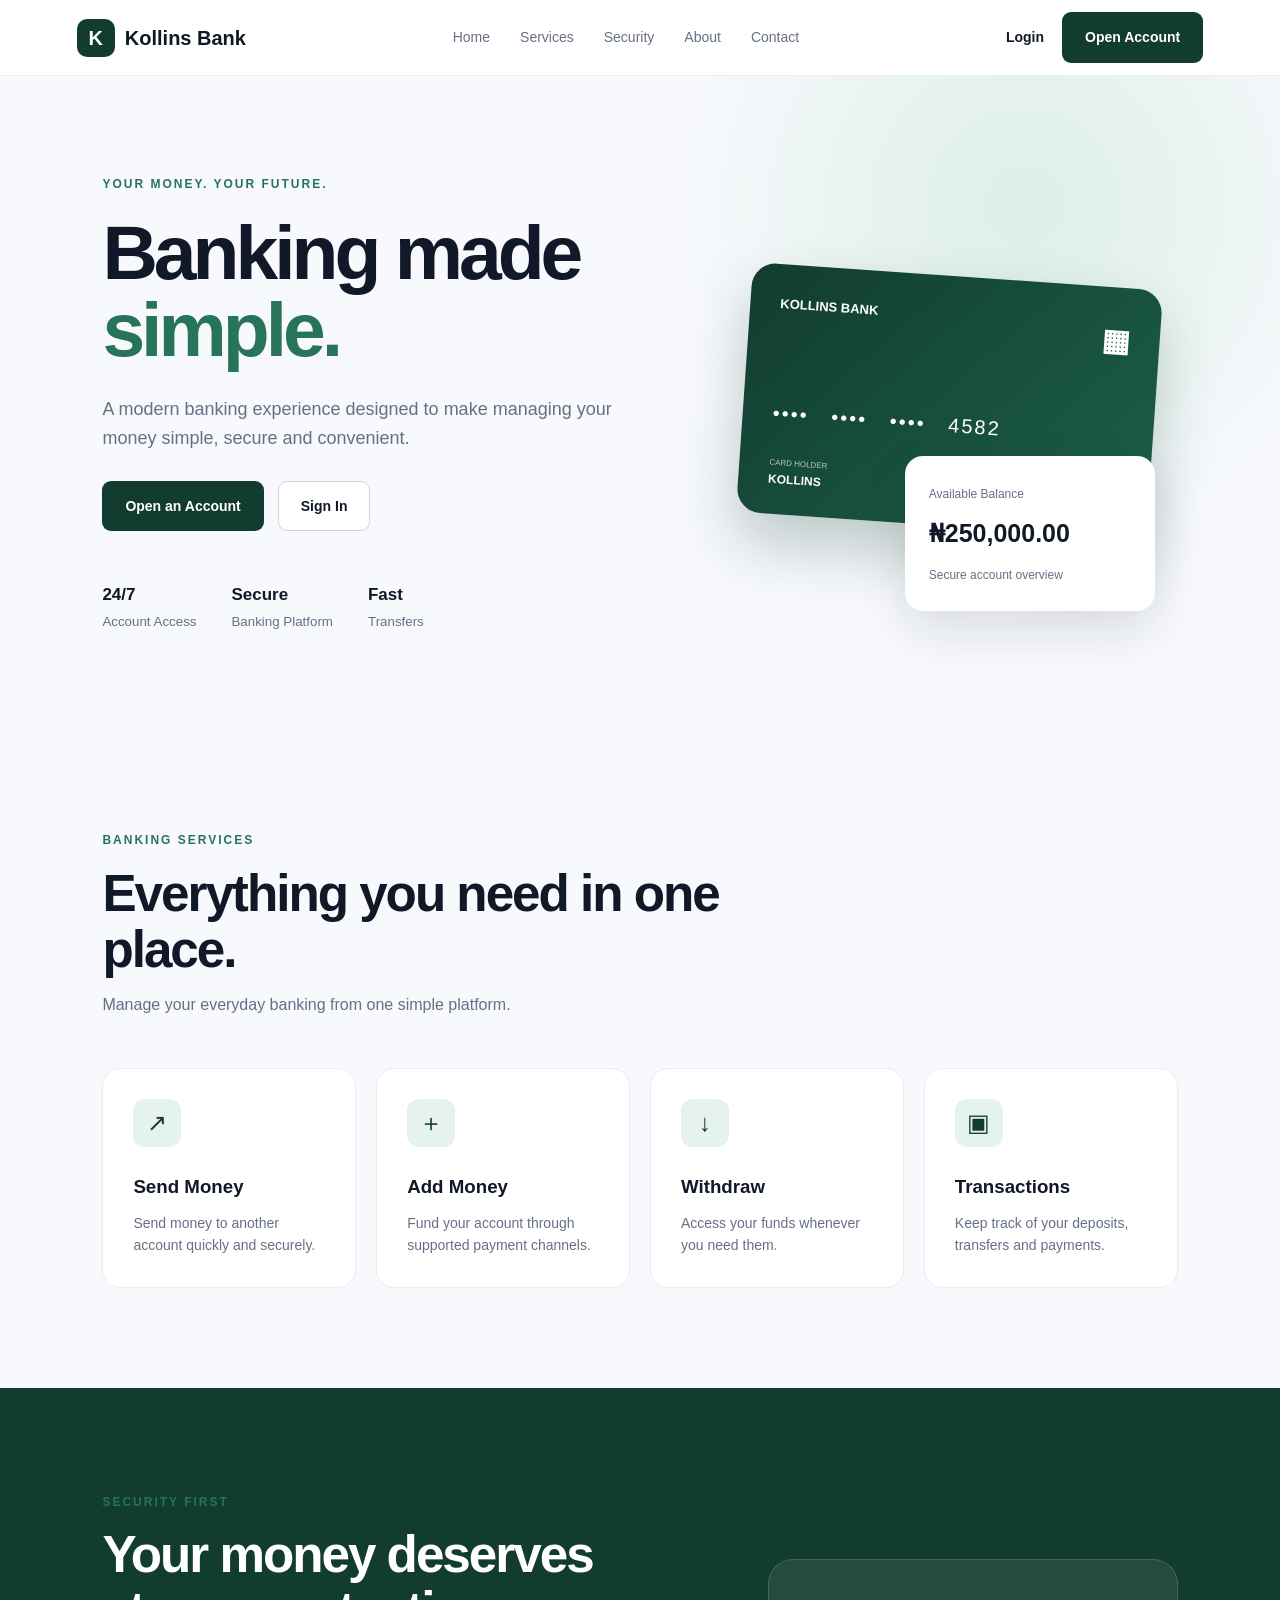
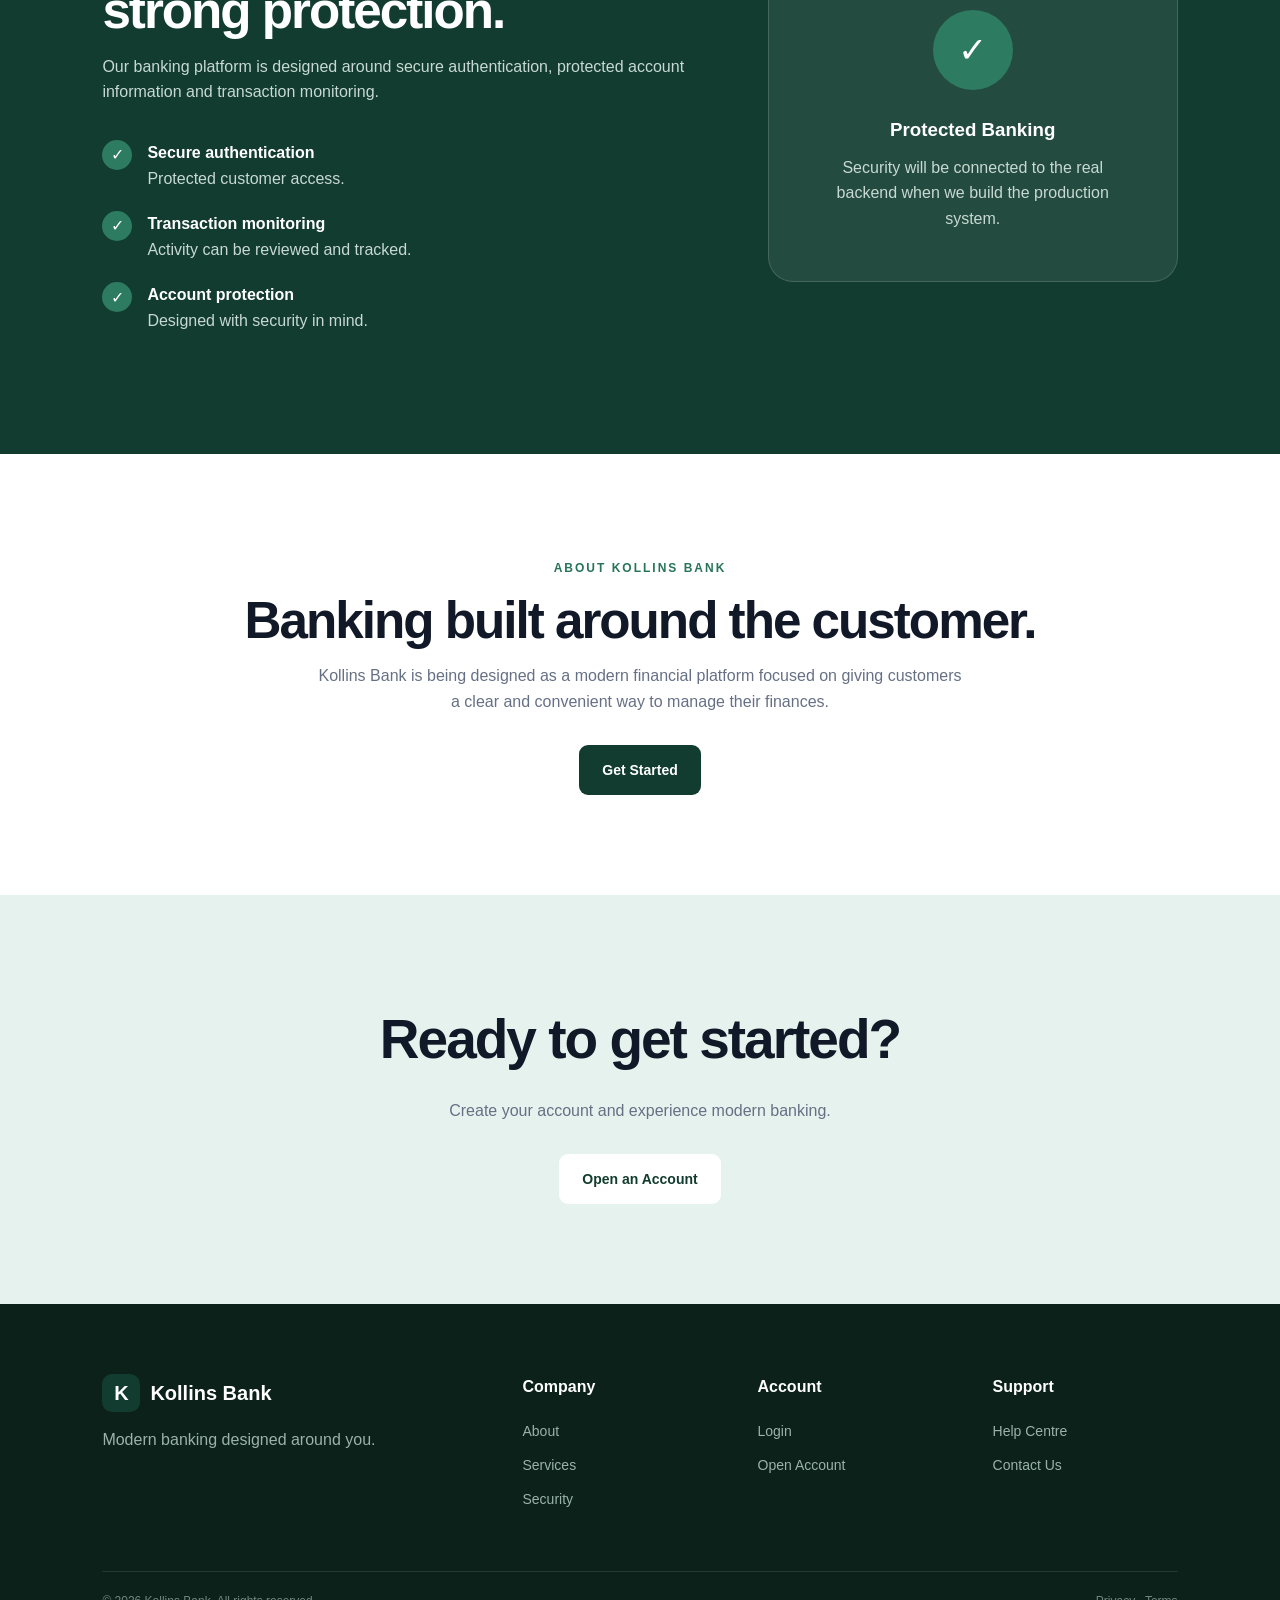
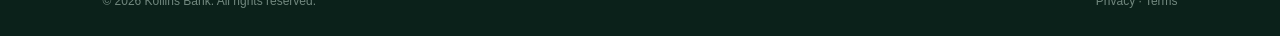
<file: index.html>
<!DOCTYPE html>
<html lang="en">
<head>
    <meta charset="UTF-8">
    <meta name="viewport" content="width=device-width, initial-scale=1.0">
    <title>Kollins Bank | Banking Made Simple</title>
    <link rel="stylesheet" href="style.css">
</head>

<body>

<header class="navbar">
    <a href="index.html" class="logo">
        <span class="logo-icon">K</span>
        <span>Kollins Bank</span>
    </a>

    <nav id="navMenu">
        <a href="#home">Home</a>
        <a href="#services">Services</a>
        <a href="#security">Security</a>
        <a href="#about">About</a>
        <a href="#contact">Contact</a>
    </nav>

    <div class="nav-actions">
        <a href="login.html" class="login-link">Login</a>
        <a href="signup.html" class="btn btn-primary">Open Account</a>
    </div>

    <button class="menu-btn" id="menuBtn">☰</button>
</header>


<main>

    <!-- HERO -->
    <section class="hero" id="home">
        <div class="hero-content">
            <span class="eyebrow">YOUR MONEY. YOUR FUTURE.</span>

            <h1>
                Banking made
                <span>simple.</span>
            </h1>

            <p>
                A modern banking experience designed to make
                managing your money simple, secure and convenient.
            </p>

            <div class="hero-buttons">
                <a href="signup.html" class="btn btn-primary">
                    Open an Account
                </a>

                <a href="login.html" class="btn btn-outline">
                    Sign In
                </a>
            </div>

            <div class="hero-trust">
                <div>
                    <strong>24/7</strong>
                    <small>Account Access</small>
                </div>

                <div>
                    <strong>Secure</strong>
                    <small>Banking Platform</small>
                </div>

                <div>
                    <strong>Fast</strong>
                    <small>Transfers</small>
                </div>
            </div>
        </div>

        <div class="hero-card-wrapper">

            <div class="bank-card">
                <div class="card-top">
                    <span>KOLLINS BANK</span>
                    <span class="chip">▦</span>
                </div>

                <div class="card-number">
                    •••• &nbsp; •••• &nbsp; •••• &nbsp; 4582
                </div>

                <div class="card-bottom">
                    <div>
                        <small>CARD HOLDER</small>
                        <strong>KOLLINS</strong>
                    </div>

                    <div>
                        <small>VALID THRU</small>
                        <strong>12/30</strong>
                    </div>
                </div>
            </div>

            <div class="balance-card">
                <small>Available Balance</small>
                <h2>₦250,000.00</h2>
                <span>Secure account overview</span>
            </div>

        </div>
    </section>


    <!-- SERVICES -->
    <section class="section" id="services">
        <div class="section-heading">
            <span class="eyebrow">BANKING SERVICES</span>
            <h2>Everything you need in one place.</h2>
            <p>
                Manage your everyday banking from one simple platform.
            </p>
        </div>

        <div class="services-grid">

            <div class="service-card">
                <div class="service-icon">↗</div>
                <h3>Send Money</h3>
                <p>
                    Send money to another account quickly and securely.
                </p>
            </div>

            <div class="service-card">
                <div class="service-icon">＋</div>
                <h3>Add Money</h3>
                <p>
                    Fund your account through supported payment channels.
                </p>
            </div>

            <div class="service-card">
                <div class="service-icon">↓</div>
                <h3>Withdraw</h3>
                <p>
                    Access your funds whenever you need them.
                </p>
            </div>

            <div class="service-card">
                <div class="service-icon">▣</div>
                <h3>Transactions</h3>
                <p>
                    Keep track of your deposits, transfers and payments.
                </p>
            </div>

        </div>
    </section>


    <!-- SECURITY -->
    <section class="security-section" id="security">

        <div class="security-content">

            <span class="eyebrow">SECURITY FIRST</span>

            <h2>
                Your money deserves
                strong protection.
            </h2>

            <p>
                Our banking platform is designed around secure
                authentication, protected account information and
                transaction monitoring.
            </p>

            <div class="security-list">

                <div>
                    <span>✓</span>
                    <p>
                        <strong>Secure authentication</strong>
                        <br>
                        Protected customer access.
                    </p>
                </div>

                <div>
                    <span>✓</span>
                    <p>
                        <strong>Transaction monitoring</strong>
                        <br>
                        Activity can be reviewed and tracked.
                    </p>
                </div>

                <div>
                    <span>✓</span>
                    <p>
                        <strong>Account protection</strong>
                        <br>
                        Designed with security in mind.
                    </p>
                </div>

            </div>

        </div>

        <div class="security-box">
            <div class="shield">✓</div>
            <h3>Protected Banking</h3>
            <p>
                Security will be connected to the real backend
                when we build the production system.
            </p>
        </div>

    </section>


    <!-- ABOUT -->
    <section class="section about-section" id="about">

        <div class="about-box">
            <span class="eyebrow">ABOUT KOLLINS BANK</span>

            <h2>
                Banking built around the customer.
            </h2>

            <p>
                Kollins Bank is being designed as a modern financial
                platform focused on giving customers a clear and
                convenient way to manage their finances.
            </p>

            <a href="signup.html" class="btn btn-primary">
                Get Started
            </a>
        </div>

    </section>


    <!-- CTA -->
    <section class="cta-section">

        <h2>Ready to get started?</h2>

        <p>
            Create your account and experience modern banking.
        </p>

        <a href="signup.html" class="btn btn-light">
            Open an Account
        </a>

    </section>

</main>


<!-- FOOTER -->
<footer id="contact">

    <div class="footer-main">

        <div>
            <a href="index.html" class="logo footer-logo">
                <span class="logo-icon">K</span>
                <span>Kollins Bank</span>
            </a>

            <p>
                Modern banking designed around you.
            </p>
        </div>

        <div class="footer-column">
            <h4>Company</h4>
            <a href="#about">About</a>
            <a href="#services">Services</a>
            <a href="#security">Security</a>
        </div>

        <div class="footer-column">
            <h4>Account</h4>
            <a href="login.html">Login</a>
            <a href="signup.html">Open Account</a>
        </div>

        <div class="footer-column">
            <h4>Support</h4>
            <a href="#">Help Centre</a>
            <a href="#">Contact Us</a>
        </div>

    </div>

    <div class="footer-bottom">
        <span>© 2026 Kollins Bank. All rights reserved.</span>
        <span>Privacy · Terms</span>
    </div>

</footer>


<script src="script.js"></script>

</body>
</html>
</file>
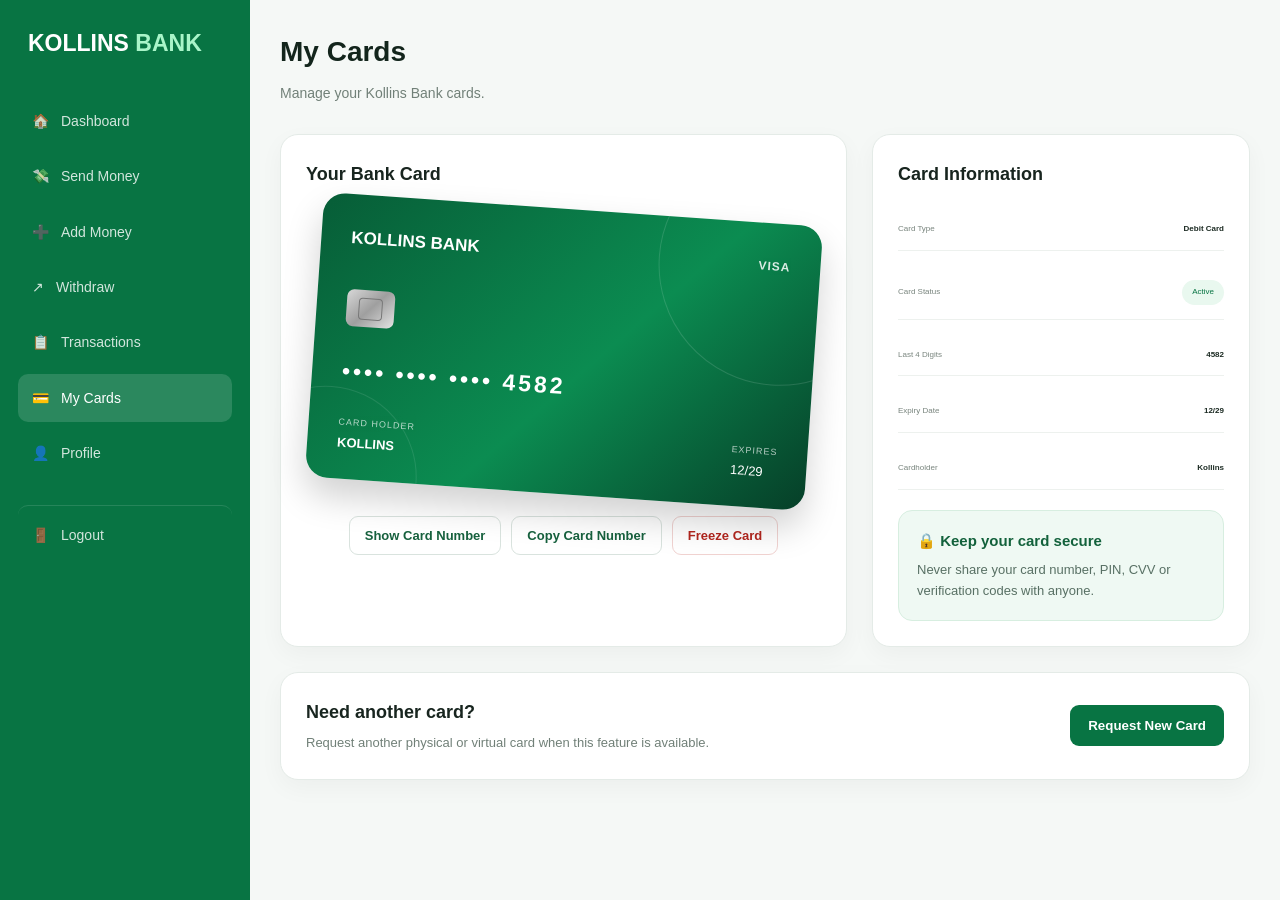
<file: card.html>
<!DOCTYPE html>
<html lang="en">
<head>
    <meta charset="UTF-8">
    <meta name="viewport" content="width=device-width, initial-scale=1.0">

    <title>My Cards | Kollins Bank</title>

    <link rel="stylesheet" href="style.css">

    <style>
        /* =========================================
           KOLLINS BANK — MY CARDS
        ========================================= */

        .cards-page {
            min-height: 100vh;
            background: #f5f8f6;
        }

        .cards-layout {
            display: flex;
            min-height: 100vh;
        }

        /* SIDEBAR */
        .cards-sidebar {
            width: 250px;
            background: #087443;
            color: #fff;
            padding: 25px 18px;
            position: fixed;
            top: 0;
            left: 0;
            bottom: 0;
            z-index: 1000;
            overflow-y: auto;
        }

        .cards-logo {
            font-size: 23px;
            font-weight: 800;
            margin-bottom: 35px;
            padding: 0 10px;
        }

        .cards-logo span {
            color: #a9f5c9;
        }

        .cards-nav {
            display: flex;
            flex-direction: column;
            gap: 7px;
        }

        .cards-nav a {
            text-decoration: none;
            color: rgba(255,255,255,0.82);
            padding: 13px 14px;
            border-radius: 10px;
            display: flex;
            align-items: center;
            gap: 12px;
            font-size: 14px;
            transition: 0.2s ease;
        }

        .cards-nav a:hover,
        .cards-nav a.active {
            background: rgba(255,255,255,0.14);
            color: #fff;
        }

        .cards-nav .logout {
            margin-top: 20px;
            border-top: 1px solid rgba(255,255,255,0.12);
            padding-top: 18px;
        }

        /* MAIN */
        .cards-main {
            margin-left: 250px;
            width: calc(100% - 250px);
            padding: 30px;
        }

        .cards-header {
            display: flex;
            justify-content: space-between;
            align-items: center;
            margin-bottom: 30px;
        }

        .cards-header h1 {
            margin: 0;
            font-size: 28px;
            color: #13251c;
        }

        .cards-header p {
            margin: 7px 0 0;
            color: #718078;
            font-size: 14px;
        }

        .mobile-cards-menu {
            display: none;
            border: none;
            background: #087443;
            color: white;
            padding: 10px 13px;
            border-radius: 9px;
            font-size: 20px;
            cursor: pointer;
        }

        /* TOP SECTION */
        .cards-top-grid {
            display: grid;
            grid-template-columns: minmax(0, 1.2fr) minmax(300px, 0.8fr);
            gap: 25px;
            margin-bottom: 25px;
        }

        /* BANK CARD */
        .bank-card-section {
            background: #fff;
            padding: 25px;
            border-radius: 18px;
            border: 1px solid #e4ebe7;
            box-shadow: 0 8px 25px rgba(0,0,0,0.04);
        }

        .section-title {
            margin: 0 0 20px;
            color: #18251f;
            font-size: 18px;
        }

        .bank-card {
            position: relative;
            width: 100%;
            max-width: 500px;
            min-height: 285px;
            border-radius: 22px;
            padding: 30px;
            margin: 0 auto;
            overflow: hidden;
            color: #fff;
            background: linear-gradient(135deg, #075d37, #0b8c51 55%, #063f28);
            box-shadow: 0 18px 35px rgba(0,0,0,0.18);
        }

        .bank-card::before {
            content: "";
            position: absolute;
            width: 240px;
            height: 240px;
            border: 1px solid rgba(255,255,255,0.13);
            border-radius: 50%;
            right: -80px;
            top: -80px;
        }

        .bank-card::after {
            content: "";
            position: absolute;
            width: 180px;
            height: 180px;
            border: 1px solid rgba(255,255,255,0.10);
            border-radius: 50%;
            left: -70px;
            bottom: -90px;
        }

        .card-content {
            position: relative;
            z-index: 2;
        }

        .card-top {
            display: flex;
            justify-content: space-between;
            align-items: center;
        }

        .card-bank-name {
            font-size: 17px;
            font-weight: 800;
        }

        .card-type {
            font-size: 12px;
            letter-spacing: 1px;
            opacity: 0.85;
        }

        .chip {
            width: 48px;
            height: 37px;
            border-radius: 7px;
            margin-top: 38px;
            background: linear-gradient(135deg, #d8d8d8, #9f9f9f, #e4e4e4);
            position: relative;
        }

        .chip::after {
            content: "";
            position: absolute;
            left: 12px;
            top: 8px;
            width: 22px;
            height: 20px;
            border: 1px solid #777;
            border-radius: 4px;
        }

        .card-number {
            font-size: 23px;
            letter-spacing: 3px;
            margin-top: 27px;
            font-weight: 600;
        }

        .card-bottom {
            display: flex;
            justify-content: space-between;
            align-items: flex-end;
            margin-top: 25px;
        }

        .card-small-label {
            font-size: 9px;
            opacity: 0.7;
            letter-spacing: 1px;
            margin-bottom: 4px;
        }

        .card-holder {
            font-size: 13px;
            font-weight: 600;
            text-transform: uppercase;
        }

        .card-expiry {
            font-size: 13px;
        }

        /* CARD ACTIONS */
        .card-actions {
            display: flex;
            flex-wrap: wrap;
            gap: 10px;
            margin-top: 22px;
            justify-content: center;
        }

        .card-action-btn {
            border: 1px solid #d9e3de;
            background: #fff;
            color: #17613e;
            padding: 11px 15px;
            border-radius: 9px;
            cursor: pointer;
            font-size: 13px;
            font-weight: 600;
            transition: 0.2s;
        }

        .card-action-btn:hover {
            background: #eff8f3;
        }

        .card-action-btn.danger {
            color: #b3261e;
            border-color: #f1d3d1;
        }

        .card-action-btn.danger:hover {
            background: #fff4f3;
        }

        /* CARD INFORMATION */
        .card-info {
            background: #fff;
            padding: 25px;
            border-radius: 18px;
            border: 1px solid #e4ebe7;
            box-shadow: 0 8px 25px rgba(0,0,0,0.04);
        }

        .card-status {
            display: flex;
            justify-content: space-between;
            align-items: center;
            padding: 14px 0;
            border-bottom: 1px solid #edf1ee;
        }

        .card-status:last-child {
            border-bottom: none;
        }

        .info-label {
            color: #78847d;
            font-size: 13px;
        }

        .info-value {
            color: #1c2b23;
            font-weight: 600;
            font-size: 14px;
        }

        .status-active {
            color: #087443;
            background: #e9f8ef;
            padding: 6px 10px;
            border-radius: 20px;
            font-size: 12px;
        }

        .status-frozen {
            color: #9b5b00;
            background: #fff5df;
            padding: 6px 10px;
            border-radius: 20px;
            font-size: 12px;
        }

        /* SECURITY */
        .card-security {
            background: #eff9f3;
            border: 1px solid #d7eee0;
            padding: 18px;
            border-radius: 14px;
            margin-top: 20px;
        }

        .card-security h3 {
            margin: 0 0 7px;
            font-size: 15px;
            color: #12613b;
        }

        .card-security p {
            margin: 0;
            color: #587064;
            font-size: 13px;
            line-height: 1.6;
        }

        /* REQUEST CARD */
        .request-card {
            background: #fff;
            border: 1px solid #e4ebe7;
            border-radius: 18px;
            padding: 25px;
            box-shadow: 0 8px 25px rgba(0,0,0,0.04);
        }

        .request-card-content {
            display: flex;
            justify-content: space-between;
            align-items: center;
            gap: 20px;
        }

        .request-card h2 {
            margin: 0 0 7px;
            font-size: 18px;
            color: #18251f;
        }

        .request-card p {
            margin: 0;
            color: #718078;
            font-size: 13px;
            line-height: 1.6;
        }

        .request-btn {
            white-space: nowrap;
            border: none;
            background: #087443;
            color: #fff;
            padding: 13px 18px;
            border-radius: 9px;
            font-weight: 600;
            cursor: pointer;
        }

        .request-btn:hover {
            background: #075d37;
        }

        /* MODAL */
        .card-modal {
            position: fixed;
            inset: 0;
            background: rgba(0,0,0,0.55);
            display: none;
            align-items: center;
            justify-content: center;
            z-index: 3000;
            padding: 20px;
        }

        .card-modal.show {
            display: flex;
        }

        .card-modal-box {
            width: 100%;
            max-width: 420px;
            background: #fff;
            border-radius: 17px;
            padding: 25px;
            box-shadow: 0 25px 60px rgba(0,0,0,0.2);
        }

        .card-modal-box h2 {
            margin: 0 0 10px;
            color: #17251e;
        }

        .card-modal-box p {
            color: #6e7c74;
            font-size: 14px;
            line-height: 1.6;
        }

        .modal-actions {
            display: flex;
            justify-content: flex-end;
            gap: 10px;
            margin-top: 22px;
        }

        .modal-cancel,
        .modal-confirm {
            border: none;
            padding: 11px 17px;
            border-radius: 9px;
            cursor: pointer;
            font-weight: 600;
        }

        .modal-cancel {
            background: #eef1ef;
            color: #36443c;
        }

        .modal-confirm {
            background: #087443;
            color: #fff;
        }

        /* MOBILE */
        @media (max-width: 900px) {
            .cards-sidebar {
                transform: translateX(-100%);
                transition: 0.25s ease;
            }

            .cards-sidebar.open {
                transform: translateX(0);
            }

            .cards-main {
                margin-left: 0;
                width: 100%;
                padding: 20px;
            }

            .mobile-cards-menu {
                display: block;
            }

            .cards-top-grid {
                grid-template-columns: 1fr;
            }

            .cards-header {
                gap: 15px;
            }
        }

        @media (max-width: 600px) {
            .cards-main {
                padding: 15px;
            }

            .cards-header h1 {
                font-size: 23px;
            }

            .bank-card-section,
            .card-info,
            .request-card {
                padding: 18px;
            }

            .bank-card {
                min-height: 240px;
                padding: 23px;
                border-radius: 18px;
            }

            .card-number {
                font-size: 17px;
                letter-spacing: 2px;
                margin-top: 22px;
            }

            .chip {
                margin-top: 25px;
                width: 42px;
                height: 32px;
            }

            .request-card-content {
                flex-direction: column;
                align-items: flex-start;
            }

            .request-btn {
                width: 100%;
            }
        }
    </style>
</head>

<body class="cards-page">

    <div class="cards-layout">

        <!-- SIDEBAR -->
        <aside class="cards-sidebar" id="cardsSidebar">

            <div class="cards-logo">
                KOLLINS <span>BANK</span>
            </div>

            <nav class="cards-nav">

                <a href="dashboard.html">
                    🏠
                    <span>Dashboard</span>
                </a>

                <a href="transfer.html">
                    💸
                    <span>Send Money</span>
                </a>

                <a href="add-money.html">
                    ➕
                    <span>Add Money</span>
                </a>

                <a href="withdraw.html">
                    ↗
                    <span>Withdraw</span>
                </a>

                <a href="transactions.html">
                    📋
                    <span>Transactions</span>
                </a>

                <a href="cards.html" class="active">
                    💳
                    <span>My Cards</span>
                </a>

                <a href="profile.html">
                    👤
                    <span>Profile</span>
                </a>

                <a href="login.html" class="logout">
                    🚪
                    <span>Logout</span>
                </a>

            </nav>
        </aside>


        <!-- MAIN -->
        <main class="cards-main">

            <header class="cards-header">

                <div>
                    <h1>My Cards</h1>
                    <p>Manage your Kollins Bank cards.</p>
                </div>

                <button class="mobile-cards-menu" id="cardsMenu">
                    ☰
                </button>

            </header>


            <!-- TOP GRID -->
            <section class="cards-top-grid">

                <!-- CARD -->
                <div class="bank-card-section">

                    <h2 class="section-title">Your Bank Card</h2>

                    <div class="bank-card">

                        <div class="card-content">

                            <div class="card-top">

                                <div class="card-bank-name">
                                    KOLLINS BANK
                                </div>

                                <div class="card-type">
                                    VISA
                                </div>

                            </div>

                            <div class="chip"></div>

                            <div class="card-number" id="cardNumber">
                                •••• •••• •••• 4582
                            </div>

                            <div class="card-bottom">

                                <div>
                                    <div class="card-small-label">
                                        CARD HOLDER
                                    </div>

                                    <div class="card-holder">
                                        KOLLINS
                                    </div>
                                </div>

                                <div>
                                    <div class="card-small-label">
                                        EXPIRES
                                    </div>

                                    <div class="card-expiry">
                                        12/29
                                    </div>
                                </div>

                            </div>

                        </div>

                    </div>


                    <div class="card-actions">

                        <button class="card-action-btn" id="showCardBtn">
                            Show Card Number
                        </button>

                        <button class="card-action-btn" id="copyCardBtn">
                            Copy Card Number
                        </button>

                        <button class="card-action-btn danger" id="freezeCardBtn">
                            Freeze Card
                        </button>

                    </div>

                </div>


                <!-- CARD INFORMATION -->
                <div class="card-info">

                    <h2 class="section-title">
                        Card Information
                    </h2>

                    <div class="card-status">

                        <span class="info-label">
                            Card Type
                        </span>

                        <span class="info-value">
                            Debit Card
                        </span>

                    </div>

                    <div class="card-status">

                        <span class="info-label">
                            Card Status
                        </span>

                        <span id="cardStatus" class="status-active">
                            Active
                        </span>

                    </div>

                    <div class="card-status">

                        <span class="info-label">
                            Last 4 Digits
                        </span>

                        <span class="info-value">
                            4582
                        </span>

                    </div>

                    <div class="card-status">

                        <span class="info-label">
                            Expiry Date
                        </span>

                        <span class="info-value">
                            12/29
                        </span>

                    </div>

                    <div class="card-status">

                        <span class="info-label">
                            Cardholder
                        </span>

                        <span class="info-value">
                            Kollins
                        </span>

                    </div>

                    <div class="card-security">

                        <h3>🔒 Keep your card secure</h3>

                        <p>
                            Never share your card number, PIN, CVV or
                            verification codes with anyone.
                        </p>

                    </div>

                </div>

            </section>


            <!-- REQUEST CARD -->
            <section class="request-card">

                <div class="request-card-content">

                    <div>

                        <h2>
                            Need another card?
                        </h2>

                        <p>
                            Request another physical or virtual card
                            when this feature is available.
                        </p>

                    </div>

                    <button class="request-btn" id="requestCardBtn">
                        Request New Card
                    </button>

                </div>

            </section>

        </main>

    </div>


    <!-- FREEZE MODAL -->
    <div class="card-modal" id="freezeModal">

        <div class="card-modal-box">

            <h2 id="freezeTitle">
                Freeze your card?
            </h2>

            <p id="freezeText">
                Freezing your card will temporarily prevent card
                transactions. You can unfreeze it later.
            </p>

            <div class="modal-actions">

                <button class="modal-cancel" id="cancelFreeze">
                    Cancel
                </button>

                <button class="modal-confirm" id="confirmFreeze">
                    Freeze Card
                </button>

            </div>

        </div>

    </div>


    <script>
        /* =========================================
           KOLLINS BANK — CARDS JAVASCRIPT
        ========================================= */

        const cardsMenu = document.getElementById("cardsMenu");
        const cardsSidebar = document.getElementById("cardsSidebar");

        const cardNumber = document.getElementById("cardNumber");
        const showCardBtn = document.getElementById("showCardBtn");
        const copyCardBtn = document.getElementById("copyCardBtn");

        const freezeCardBtn = document.getElementById("freezeCardBtn");
        const freezeModal = document.getElementById("freezeModal");
        const cancelFreeze = document.getElementById("cancelFreeze");
        const confirmFreeze = document.getElementById("confirmFreeze");

        const cardStatus = document.getElementById("cardStatus");

        const requestCardBtn = document.getElementById("requestCardBtn");

        let cardVisible = false;
        let cardFrozen = false;

        /*
           This is a frontend placeholder.
           The real card number must NEVER be hardcoded
           into the frontend. It will come from the secure
           backend/card provider later.
        */
        const maskedCardNumber = "•••• •••• •••• 4582";

        const frontendPlaceholderCardNumber =
            "4111 1111 1111 4582";


        /* MOBILE MENU */
        if (cardsMenu) {

            cardsMenu.addEventListener("click", () => {

                cardsSidebar.classList.toggle("open");

            });

        }


        /* SHOW / HIDE CARD NUMBER */
        if (showCardBtn) {

            showCardBtn.addEventListener("click", () => {

                cardVisible = !cardVisible;

                if (cardVisible) {

                    /*
                       Placeholder only.
                       A real application should retrieve
                       sensitive card data securely.
                    */

                    cardNumber.textContent =
                        frontendPlaceholderCardNumber;

                    showCardBtn.textContent =
                        "Hide Card Number";

                } else {

                    cardNumber.textContent =
                        maskedCardNumber;

                    showCardBtn.textContent =
                        "Show Card Number";

                }

            });

        }


        /* COPY CARD NUMBER */
        if (copyCardBtn) {

            copyCardBtn.addEventListener("click", async () => {

                try {

                    await navigator.clipboard.writeText(
                        frontendPlaceholderCardNumber
                    );

                    copyCardBtn.textContent = "Copied!";

                    setTimeout(() => {

                        copyCardBtn.textContent =
                            "Copy Card Number";

                    }, 1500);

                } catch (error) {

                    alert(
                        "Copy is not available on this browser."
                    );

                }

            });

        }


        /* OPEN FREEZE MODAL */
        if (freezeCardBtn) {

            freezeCardBtn.addEventListener("click", () => {

                freezeModal.classList.add("show");

                if (cardFrozen) {

                    document.getElementById("freezeTitle")
                        .textContent = "Unfreeze your card?";

                    document.getElementById("freezeText")
                        .textContent =
                        "Your card will become active again and card transactions can resume.";

                    confirmFreeze.textContent =
                        "Unfreeze Card";

                } else {

                    document.getElementById("freezeTitle")
                        .textContent = "Freeze your card?";

                    document.getElementById("freezeText")
                        .textContent =
                        "Freezing your card will temporarily prevent card transactions.";

                    confirmFreeze.textContent =
                        "Freeze Card";

                }

            });

        }


        /* CANCEL MODAL */
        if (cancelFreeze) {

            cancelFreeze.addEventListener("click", () => {

                freezeModal.classList.remove("show");

            });

        }


        /* CONFIRM FREEZE / UNFREEZE */
        if (confirmFreeze) {

            confirmFreeze.addEventListener("click", () => {

                cardFrozen = !cardFrozen;

                if (cardFrozen) {

                    cardStatus.textContent = "Frozen";

                    cardStatus.className =
                        "status-frozen";

                    freezeCardBtn.textContent =
                        "Unfreeze Card";

                    freezeCardBtn.classList.remove("danger");

                } else {

                    cardStatus.textContent = "Active";

                    cardStatus.className =
                        "status-active";

                    freezeCardBtn.textContent =
                        "Freeze Card";

                    freezeCardBtn.classList.add("danger");

                }

                freezeModal.classList.remove("show");

            });

        }


        /* CLOSE MODAL WHEN CLICKING OUTSIDE */
        if (freezeModal) {

            freezeModal.addEventListener("click", (event) => {

                if (event.target === freezeModal) {

                    freezeModal.classList.remove("show");

                }

            });

        }


        /* REQUEST NEW CARD */
        if (requestCardBtn) {

            requestCardBtn.addEventListener("click", () => {

                alert(
                    "Card requests will be connected to the banking backend later."
                );

            });

        }
    </script>

</body>
</html>
</file>
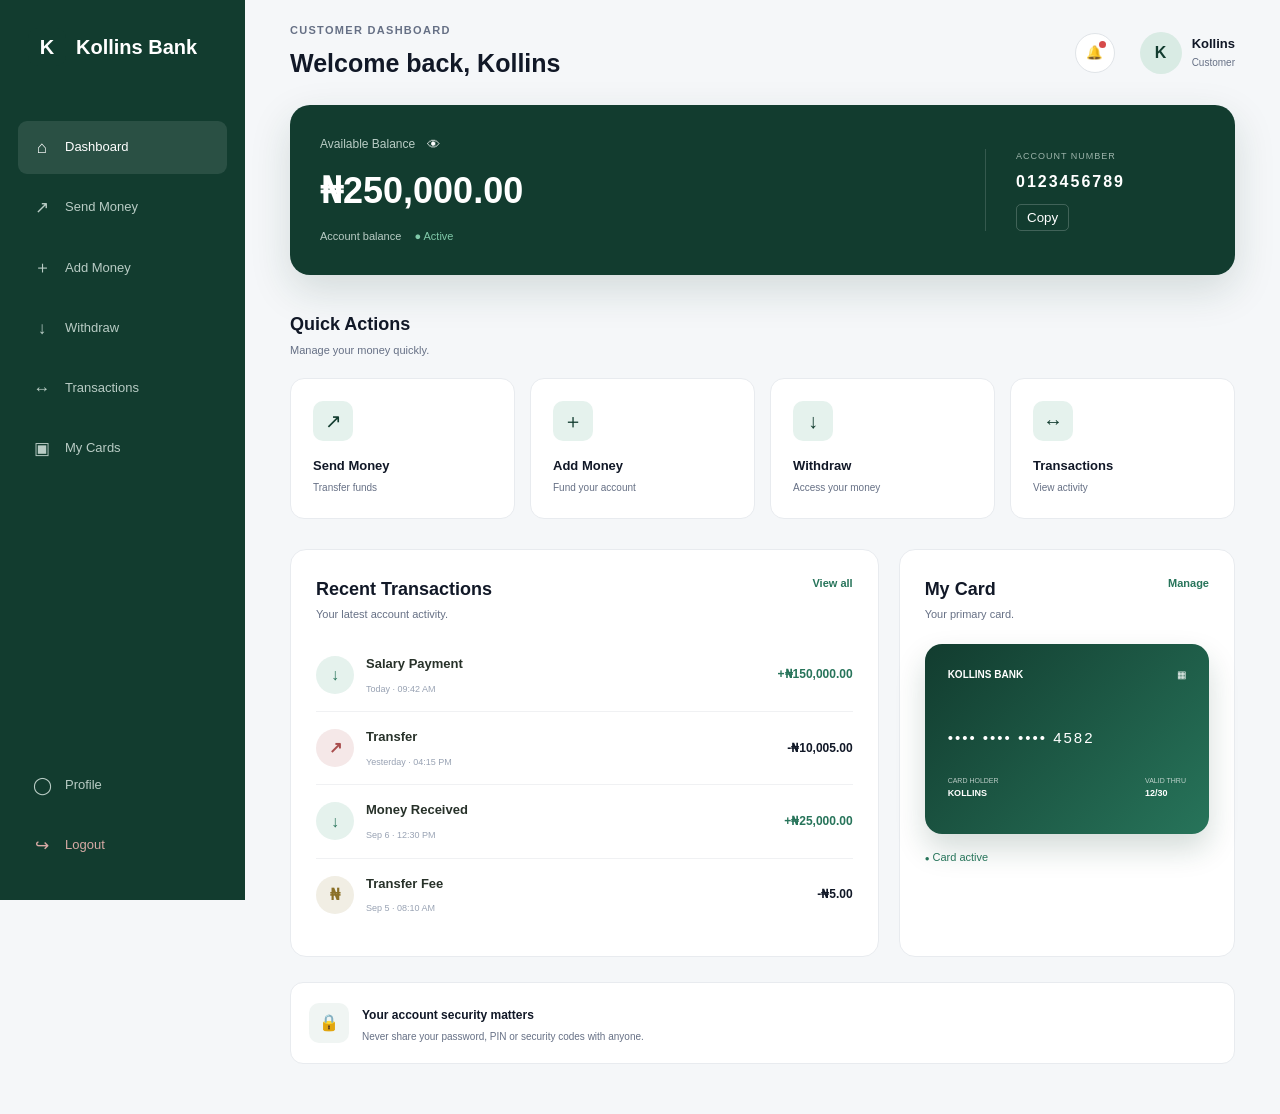
<file: dashboard.html>
<!DOCTYPE html>
<html lang="en">
<head>
    <meta charset="UTF-8">
    <meta name="viewport" content="width=device-width, initial-scale=1.0">
    <title>Dashboard | Kollins Bank</title>
    <link rel="stylesheet" href="style.css">
</head>

<body class="dashboard-page">

<div class="dashboard-layout">

    <!-- SIDEBAR -->
    <aside class="sidebar" id="sidebar">

        <a href="dashboard.html" class="logo sidebar-logo">
            <span class="logo-icon">K</span>
            <span>Kollins Bank</span>
        </a>

        <nav class="side-nav">

            <a href="dashboard.html" class="side-link active">
                <span>⌂</span>
                Dashboard
            </a>

            <a href="transfer.html" class="side-link">
                <span>↗</span>
                Send Money
            </a>

            <a href="#" class="side-link">
                <span>＋</span>
                Add Money
            </a>

            <a href="#" class="side-link">
                <span>↓</span>
                Withdraw
            </a>

            <a href="transactions.html" class="side-link">
                <span>↔</span>
                Transactions
            </a>

            <a href="#" class="side-link">
                <span>▣</span>
                My Cards
            </a>

        </nav>

        <div class="sidebar-bottom">

            <a href="profile.html" class="side-link">
                <span>◯</span>
                Profile
            </a>

            <a href="index.html" class="side-link logout-link">
                <span>↪</span>
                Logout
            </a>

        </div>

    </aside>


    <!-- MAIN -->
    <main class="dashboard-main">

        <!-- TOP BAR -->
        <header class="dashboard-header">

            <button class="dashboard-menu" id="dashboardMenu">
                ☰
            </button>

            <div>
                <p class="dashboard-label">Customer Dashboard</p>
                <h1>Welcome back, Kollins</h1>
            </div>

            <div class="header-actions">

                <button class="notification-btn">
                    🔔
                    <span class="notification-dot"></span>
                </button>

                <a href="profile.html" class="profile-mini">
                    <span class="profile-avatar">K</span>

                    <div>
                        <strong>Kollins</strong>
                        <small>Customer</small>
                    </div>
                </a>

            </div>

        </header>


        <!-- BALANCE -->
        <section class="dashboard-balance">

            <div class="balance-main">

                <div class="balance-heading">
                    <span>Available Balance</span>

                    <button id="balanceToggle">
                        👁
                    </button>
                </div>

                <h2 id="balanceAmount">
                    ₦250,000.00
                </h2>

                <p>
                    Account balance
                    <span class="balance-status">● Active</span>
                </p>

            </div>

            <div class="account-info">

                <span>ACCOUNT NUMBER</span>

                <strong id="accountNumber">
                    0123456789
                </strong>

                <button id="copyAccount">
                    Copy
                </button>

            </div>

        </section>


        <!-- QUICK ACTIONS -->
        <section class="dashboard-section">

            <div class="section-title">
                <div>
                    <h2>Quick Actions</h2>
                    <p>Manage your money quickly.</p>
                </div>
            </div>


            <div class="quick-actions">

                <a href="transfer.html" class="quick-card">
                    <span class="quick-icon">↗</span>
                    <strong>Send Money</strong>
                    <small>Transfer funds</small>
                </a>

                <a href="#" class="quick-card">
                    <span class="quick-icon">＋</span>
                    <strong>Add Money</strong>
                    <small>Fund your account</small>
                </a>

                <a href="#" class="quick-card">
                    <span class="quick-icon">↓</span>
                    <strong>Withdraw</strong>
                    <small>Access your money</small>
                </a>

                <a href="transactions.html" class="quick-card">
                    <span class="quick-icon">↔</span>
                    <strong>Transactions</strong>
                    <small>View activity</small>
                </a>

            </div>

        </section>


        <!-- LOWER GRID -->
        <div class="dashboard-grid">


            <!-- TRANSACTIONS -->
            <section class="transactions-card">

                <div class="card-heading">

                    <div>
                        <h2>Recent Transactions</h2>
                        <p>Your latest account activity.</p>
                    </div>

                    <a href="transactions.html">
                        View all
                    </a>

                </div>


                <div class="transaction-list">

                    <div class="transaction-item">

                        <div class="transaction-icon received">
                            ↓
                        </div>

                        <div class="transaction-details">
                            <strong>Salary Payment</strong>
                            <small>Today · 09:42 AM</small>
                        </div>

                        <div class="transaction-amount positive">
                            +₦150,000.00
                        </div>

                    </div>


                    <div class="transaction-item">

                        <div class="transaction-icon sent">
                            ↗
                        </div>

                        <div class="transaction-details">
                            <strong>Transfer</strong>
                            <small>Yesterday · 04:15 PM</small>
                        </div>

                        <div class="transaction-amount">
                            -₦10,005.00
                        </div>

                    </div>


                    <div class="transaction-item">

                        <div class="transaction-icon received">
                            ↓
                        </div>

                        <div class="transaction-details">
                            <strong>Money Received</strong>
                            <small>Sep 6 · 12:30 PM</small>
                        </div>

                        <div class="transaction-amount positive">
                            +₦25,000.00
                        </div>

                    </div>


                    <div class="transaction-item">

                        <div class="transaction-icon fee">
                            ₦
                        </div>

                        <div class="transaction-details">
                            <strong>Transfer Fee</strong>
                            <small>Sep 5 · 08:10 AM</small>
                        </div>

                        <div class="transaction-amount">
                            -₦5.00
                        </div>

                    </div>

                </div>

            </section>


            <!-- CARD -->
            <section class="my-card-section">

                <div class="card-heading">

                    <div>
                        <h2>My Card</h2>
                        <p>Your primary card.</p>
                    </div>

                    <a href="#">
                        Manage
                    </a>

                </div>


                <div class="customer-bank-card">

                    <div class="bank-card-top">
                        <strong>KOLLINS BANK</strong>
                        <span>▦</span>
                    </div>

                    <div class="bank-card-number">
                        •••• •••• •••• 4582
                    </div>

                    <div class="bank-card-bottom">

                        <div>
                            <small>CARD HOLDER</small>
                            <strong>KOLLINS</strong>
                        </div>

                        <div>
                            <small>VALID THRU</small>
                            <strong>12/30</strong>
                        </div>

                    </div>

                </div>


                <div class="card-status">
                    <span>●</span>
                    Card active
                </div>

            </section>

        </div>


        <!-- SECURITY -->
        <section class="dashboard-security">

            <div class="security-small-icon">
                🔒
            </div>

            <div>
                <strong>Your account security matters</strong>
                <p>
                    Never share your password, PIN or security codes
                    with anyone.
                </p>
            </div>

        </section>

    </main>

</div>


<script src="script.js"></script>

</body>
</html>
</file>
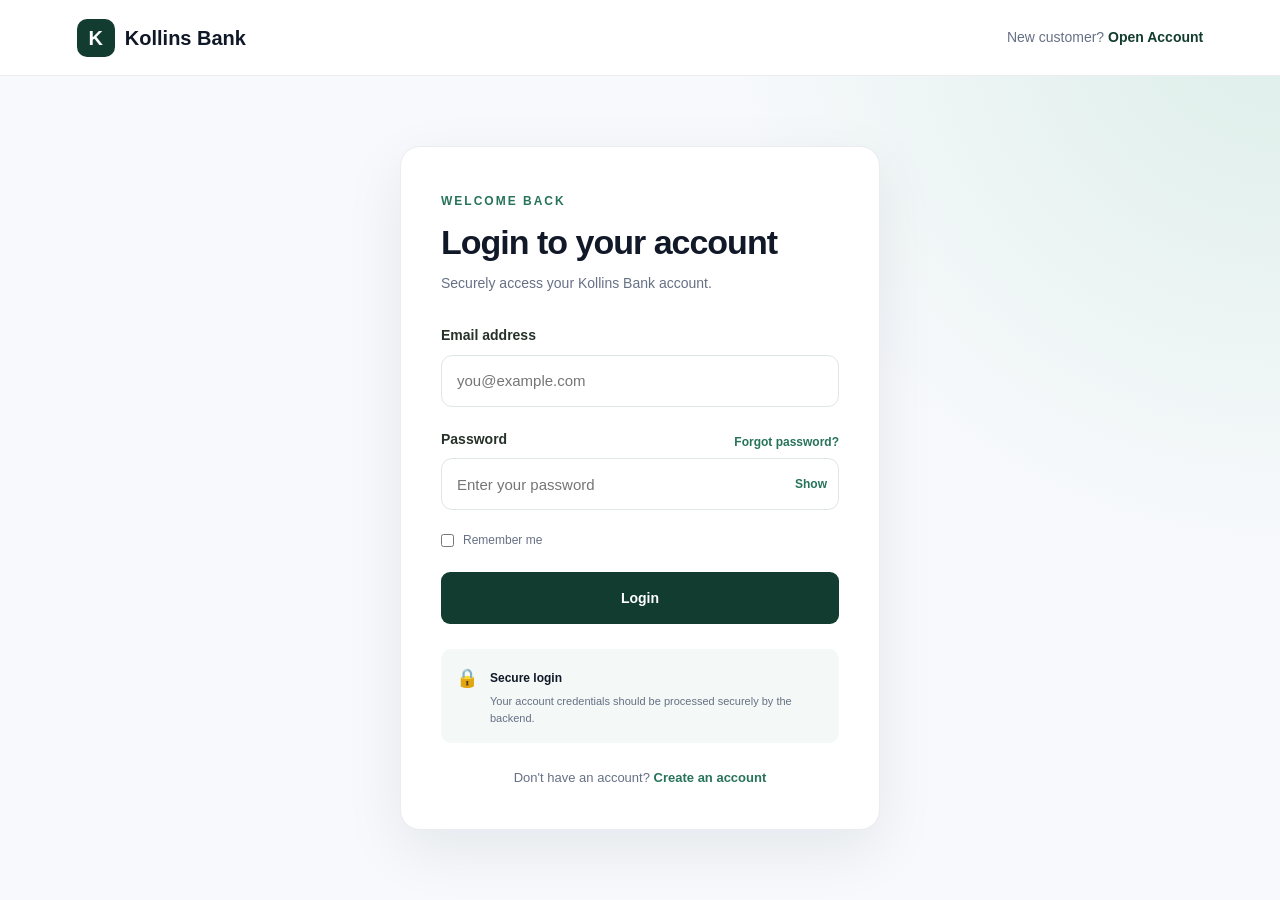
<file: login.html>
<!DOCTYPE html>
<html lang="en">
<head>
    <meta charset="UTF-8">
    <meta name="viewport" content="width=device-width, initial-scale=1.0">
    <title>Login | Kollins Bank</title>
    <link rel="stylesheet" href="style.css">
</head>

<body class="auth-page">

<header class="auth-header">

    <a href="index.html" class="logo">
        <span class="logo-icon">K</span>
        <span>Kollins Bank</span>
    </a>

    <a href="signup.html" class="back-link">
        New customer? <strong>Open Account</strong>
    </a>

</header>


<main class="auth-container">

    <div class="auth-card login-card">

        <div class="auth-heading">
            <span class="eyebrow">WELCOME BACK</span>

            <h1>Login to your account</h1>

            <p>
                Securely access your Kollins Bank account.
            </p>
        </div>


        <form id="loginForm">

            <div class="form-group">
                <label for="loginEmail">
                    Email address
                </label>

                <input
                    type="email"
                    id="loginEmail"
                    placeholder="you@example.com"
                    required
                >
            </div>


            <div class="form-group">

                <div class="label-row">
                    <label for="loginPassword">
                        Password
                    </label>

                    <a href="#" class="forgot-link">
                        Forgot password?
                    </a>
                </div>

                <div class="password-field">

                    <input
                        type="password"
                        id="loginPassword"
                        placeholder="Enter your password"
                        required
                    >

                    <button
                        type="button"
                        class="show-password"
                        onclick="togglePassword('loginPassword', this)">
                        Show
                    </button>

                </div>

            </div>


            <label class="checkbox-label">
                <input type="checkbox" id="rememberMe">
                <span>Remember me</span>
            </label>


            <button type="submit" class="auth-button">
                Login
            </button>


            <div id="loginMessage" class="form-message"></div>

        </form>


        <div class="secure-note">
            <span>🔒</span>
            <div>
                <strong>Secure login</strong>
                <p>
                    Your account credentials should be
                    processed securely by the backend.
                </p>
            </div>
        </div>


        <p class="auth-footer-text">
            Don't have an account?
            <a href="signup.html">Create an account</a>
        </p>

    </div>

</main>


<script src="script.js"></script>

</body>
</html>
</file>
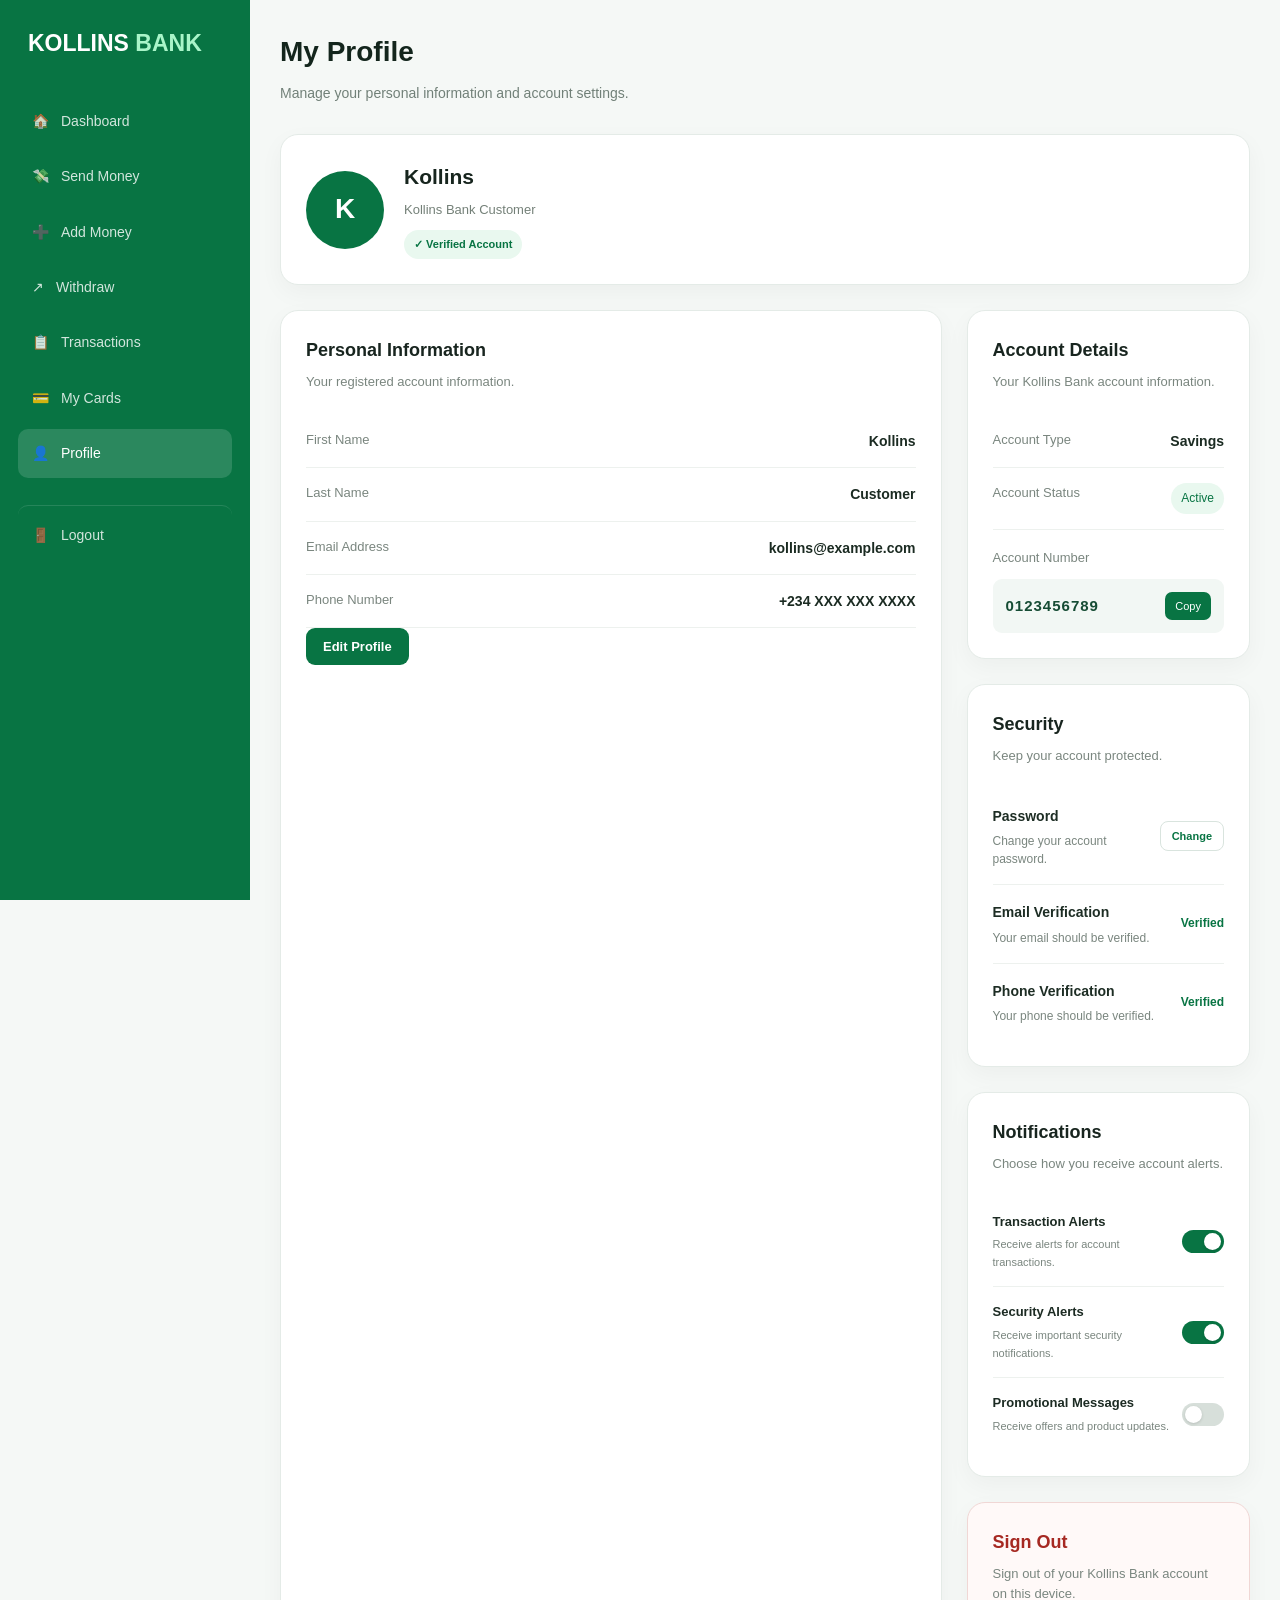
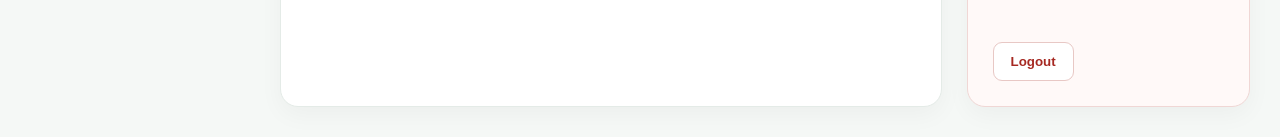
<file: profile.html>
<!DOCTYPE html>
<html lang="en">
<head>
    <meta charset="UTF-8">
    <meta name="viewport" content="width=device-width, initial-scale=1.0">

    <title>Profile | Kollins Bank</title>

    <link rel="stylesheet" href="style.css">

    <style>
        /* =========================================
           KOLLINS BANK — PROFILE PAGE
        ========================================= */

        .profile-page {
            min-height: 100vh;
            background: #f5f8f6;
        }

        .profile-layout {
            display: flex;
            min-height: 100vh;
        }

        /* =========================================
           SIDEBAR
        ========================================= */

        .profile-sidebar {
            width: 250px;
            background: #087443;
            color: #fff;
            padding: 25px 18px;
            position: fixed;
            top: 0;
            left: 0;
            bottom: 0;
            z-index: 1000;
            overflow-y: auto;
        }

        .profile-logo {
            font-size: 23px;
            font-weight: 800;
            margin-bottom: 35px;
            padding: 0 10px;
        }

        .profile-logo span {
            color: #a9f5c9;
        }

        .profile-nav {
            display: flex;
            flex-direction: column;
            gap: 7px;
        }

        .profile-nav a {
            text-decoration: none;
            color: rgba(255,255,255,0.82);
            padding: 13px 14px;
            border-radius: 10px;
            display: flex;
            align-items: center;
            gap: 12px;
            font-size: 14px;
            transition: 0.2s ease;
        }

        .profile-nav a:hover,
        .profile-nav a.active {
            background: rgba(255,255,255,0.14);
            color: #fff;
        }

        .profile-nav .logout {
            margin-top: 20px;
            border-top: 1px solid rgba(255,255,255,0.12);
            padding-top: 18px;
        }

        /* =========================================
           MAIN
        ========================================= */

        .profile-main {
            margin-left: 250px;
            width: calc(100% - 250px);
            padding: 30px;
        }

        .profile-header {
            display: flex;
            justify-content: space-between;
            align-items: center;
            margin-bottom: 30px;
        }

        .profile-header h1 {
            margin: 0;
            font-size: 28px;
            color: #13251c;
        }

        .profile-header p {
            margin: 7px 0 0;
            color: #718078;
            font-size: 14px;
        }

        .mobile-profile-menu {
            display: none;
            border: none;
            background: #087443;
            color: white;
            padding: 10px 13px;
            border-radius: 9px;
            font-size: 20px;
            cursor: pointer;
        }

        /* =========================================
           PROFILE TOP
        ========================================= */

        .profile-top {
            background: #fff;
            border: 1px solid #e4ebe7;
            border-radius: 18px;
            padding: 25px;
            display: flex;
            align-items: center;
            gap: 20px;
            margin-bottom: 25px;
            box-shadow: 0 8px 25px rgba(0,0,0,0.04);
        }

        .profile-avatar {
            width: 78px;
            height: 78px;
            border-radius: 50%;
            background: #087443;
            color: #fff;
            display: flex;
            align-items: center;
            justify-content: center;
            font-size: 28px;
            font-weight: 800;
            flex-shrink: 0;
        }

        .profile-top-info h2 {
            margin: 0;
            color: #17251e;
            font-size: 21px;
        }

        .profile-top-info p {
            margin: 6px 0 0;
            color: #748078;
            font-size: 13px;
        }

        .verified-badge {
            display: inline-flex;
            align-items: center;
            gap: 5px;
            background: #e9f8ef;
            color: #087443;
            padding: 6px 10px;
            border-radius: 20px;
            font-size: 11px;
            font-weight: 700;
            margin-top: 9px;
        }

        /* =========================================
           GRID
        ========================================= */

        .profile-grid {
            display: grid;
            grid-template-columns: minmax(0, 1.4fr) minmax(280px, 0.6fr);
            gap: 25px;
        }

        .profile-card {
            background: #fff;
            border: 1px solid #e4ebe7;
            border-radius: 18px;
            padding: 25px;
            box-shadow: 0 8px 25px rgba(0,0,0,0.04);
        }

        .profile-card h2 {
            margin: 0;
            color: #18251f;
            font-size: 18px;
        }

        .profile-card-subtitle {
            margin: 7px 0 22px;
            color: #7a867f;
            font-size: 13px;
        }

        /* =========================================
           INFORMATION
        ========================================= */

        .profile-info-row {
            display: flex;
            justify-content: space-between;
            gap: 20px;
            padding: 15px 0;
            border-bottom: 1px solid #edf1ee;
        }

        .profile-info-row:last-child {
            border-bottom: none;
        }

        .profile-info-label {
            color: #7a867f;
            font-size: 13px;
        }

        .profile-info-value {
            color: #1b2b22;
            font-size: 14px;
            font-weight: 600;
            text-align: right;
        }

        /* =========================================
           EDIT FORM
        ========================================= */

        .profile-form {
            display: none;
            margin-top: 22px;
            padding-top: 22px;
            border-top: 1px solid #edf1ee;
        }

        .profile-form.show {
            display: block;
        }

        .form-group {
            margin-bottom: 17px;
        }

        .form-group label {
            display: block;
            color: #36443c;
            font-size: 13px;
            font-weight: 600;
            margin-bottom: 7px;
        }

        .form-group input {
            width: 100%;
            box-sizing: border-box;
            padding: 12px 13px;
            border: 1px solid #dce5e0;
            border-radius: 9px;
            outline: none;
            font-size: 14px;
            background: #fff;
        }

        .form-group input:focus {
            border-color: #087443;
            box-shadow: 0 0 0 3px rgba(8,116,67,0.08);
        }

        .form-group input:disabled {
            background: #f3f6f4;
            cursor: not-allowed;
        }

        .edit-btn,
        .save-btn {
            border: none;
            background: #087443;
            color: #fff;
            padding: 11px 17px;
            border-radius: 9px;
            font-weight: 600;
            cursor: pointer;
            font-size: 13px;
        }

        .edit-btn:hover,
        .save-btn:hover {
            background: #075d37;
        }

        .cancel-btn {
            border: 1px solid #dce5e0;
            background: #fff;
            color: #4b5952;
            padding: 10px 17px;
            border-radius: 9px;
            font-weight: 600;
            cursor: pointer;
            margin-left: 7px;
        }

        .form-buttons {
            display: flex;
            align-items: center;
        }

        /* =========================================
           SECURITY
        ========================================= */

        .security-item {
            padding: 16px 0;
            border-bottom: 1px solid #edf1ee;
        }

        .security-item:last-child {
            border-bottom: none;
        }

        .security-item-header {
            display: flex;
            justify-content: space-between;
            align-items: center;
            gap: 12px;
        }

        .security-item h3 {
            margin: 0;
            font-size: 14px;
            color: #1d2d24;
        }

        .security-item p {
            margin: 5px 0 0;
            color: #7a867f;
            font-size: 12px;
            line-height: 1.5;
        }

        .security-btn {
            border: 1px solid #d9e4de;
            background: #fff;
            color: #087443;
            padding: 8px 11px;
            border-radius: 8px;
            cursor: pointer;
            font-size: 11px;
            font-weight: 600;
            white-space: nowrap;
        }

        .security-btn:hover {
            background: #eff8f3;
        }

        /* =========================================
           NOTIFICATIONS
        ========================================= */

        .notification-option {
            display: flex;
            justify-content: space-between;
            align-items: center;
            padding: 15px 0;
            border-bottom: 1px solid #edf1ee;
        }

        .notification-option:last-child {
            border-bottom: none;
        }

        .notification-text strong {
            display: block;
            color: #1c2b23;
            font-size: 13px;
        }

        .notification-text span {
            display: block;
            color: #7a867f;
            font-size: 11px;
            margin-top: 4px;
        }

        /* SWITCH */
        .switch {
            position: relative;
            width: 42px;
            height: 23px;
            flex-shrink: 0;
        }

        .switch input {
            opacity: 0;
            width: 0;
            height: 0;
        }

        .slider {
            position: absolute;
            inset: 0;
            background: #d7dfda;
            border-radius: 30px;
            cursor: pointer;
            transition: 0.2s;
        }

        .slider::before {
            content: "";
            position: absolute;
            width: 17px;
            height: 17px;
            left: 3px;
            top: 3px;
            background: #fff;
            border-radius: 50%;
            transition: 0.2s;
            box-shadow: 0 1px 3px rgba(0,0,0,0.15);
        }

        .switch input:checked + .slider {
            background: #087443;
        }

        .switch input:checked + .slider::before {
            transform: translateX(19px);
        }

        /* =========================================
           ACCOUNT DETAILS
        ========================================= */

        .account-number-box {
            background: #f2f7f4;
            padding: 13px;
            border-radius: 9px;
            margin-top: 10px;
            display: flex;
            justify-content: space-between;
            align-items: center;
            gap: 10px;
        }

        .account-number {
            font-size: 15px;
            font-weight: 700;
            letter-spacing: 1px;
            color: #164c34;
        }

        .copy-account-btn {
            border: none;
            background: #087443;
            color: #fff;
            padding: 8px 10px;
            border-radius: 7px;
            cursor: pointer;
            font-size: 11px;
        }

        /* =========================================
           LOGOUT
        ========================================= */

        .danger-zone {
            margin-top: 25px;
            border: 1px solid #f0d7d5;
            background: #fff9f8;
        }

        .danger-zone h2 {
            color: #a62922;
        }

        .logout-btn {
            margin-top: 15px;
            border: 1px solid #e8c8c5;
            background: #fff;
            color: #a62922;
            padding: 11px 17px;
            border-radius: 9px;
            font-weight: 600;
            cursor: pointer;
        }

        .logout-btn:hover {
            background: #fff1ef;
        }

        /* =========================================
           RESPONSIVE
        ========================================= */

        @media (max-width: 950px) {

            .profile-sidebar {
                transform: translateX(-100%);
                transition: 0.25s ease;
            }

            .profile-sidebar.open {
                transform: translateX(0);
            }

            .profile-main {
                margin-left: 0;
                width: 100%;
                padding: 20px;
            }

            .mobile-profile-menu {
                display: block;
            }

            .profile-grid {
                grid-template-columns: 1fr;
            }
        }

        @media (max-width: 600px) {

            .profile-main {
                padding: 15px;
            }

            .profile-header h1 {
                font-size: 23px;
            }

            .profile-top {
                padding: 18px;
            }

            .profile-avatar {
                width: 60px;
                height: 60px;
                font-size: 22px;
            }

            .profile-top-info h2 {
                font-size: 18px;
            }

            .profile-card {
                padding: 18px;
            }

            .profile-info-row {
                flex-direction: column;
                gap: 5px;
            }

            .profile-info-value {
                text-align: left;
            }

            .security-item-header {
                align-items: flex-start;
            }

            .account-number-box {
                flex-direction: column;
                align-items: flex-start;
            }

            .copy-account-btn {
                width: 100%;
            }
        }
    </style>
</head>

<body class="profile-page">

    <div class="profile-layout">

        <!-- SIDEBAR -->
        <aside class="profile-sidebar" id="profileSidebar">

            <div class="profile-logo">
                KOLLINS <span>BANK</span>
            </div>

            <nav class="profile-nav">

                <a href="dashboard.html">
                    🏠
                    <span>Dashboard</span>
                </a>

                <a href="transfer.html">
                    💸
                    <span>Send Money</span>
                </a>

                <a href="add-money.html">
                    ➕
                    <span>Add Money</span>
                </a>

                <a href="withdraw.html">
                    ↗
                    <span>Withdraw</span>
                </a>

                <a href="transactions.html">
                    📋
                    <span>Transactions</span>
                </a>

                <a href="cards.html">
                    💳
                    <span>My Cards</span>
                </a>

                <a href="profile.html" class="active">
                    👤
                    <span>Profile</span>
                </a>

                <a href="login.html" class="logout">
                    🚪
                    <span>Logout</span>
                </a>

            </nav>

        </aside>


        <!-- MAIN -->
        <main class="profile-main">

            <!-- HEADER -->
            <header class="profile-header">

                <div>
                    <h1>My Profile</h1>
                    <p>Manage your personal information and account settings.</p>
                </div>

                <button
                    class="mobile-profile-menu"
                    id="profileMenu"
                    type="button"
                >
                    ☰
                </button>

            </header>


            <!-- PROFILE INTRO -->
            <section class="profile-top">

                <div class="profile-avatar">
                    K
                </div>

                <div class="profile-top-info">

                    <h2 id="profileDisplayName">
                        Kollins
                    </h2>

                    <p>
                        Kollins Bank Customer
                    </p>

                    <div class="verified-badge">
                        ✓ Verified Account
                    </div>

                </div>

            </section>


            <!-- CONTENT GRID -->
            <div class="profile-grid">


                <!-- PERSONAL INFORMATION -->
                <section class="profile-card">

                    <h2>Personal Information</h2>

                    <p class="profile-card-subtitle">
                        Your registered account information.
                    </p>


                    <div class="profile-info-row">

                        <span class="profile-info-label">
                            First Name
                        </span>

                        <span
                            class="profile-info-value"
                            id="displayFirstName"
                        >
                            Kollins
                        </span>

                    </div>


                    <div class="profile-info-row">

                        <span class="profile-info-label">
                            Last Name
                        </span>

                        <span
                            class="profile-info-value"
                            id="displayLastName"
                        >
                            Customer
                        </span>

                    </div>


                    <div class="profile-info-row">

                        <span class="profile-info-label">
                            Email Address
                        </span>

                        <span
                            class="profile-info-value"
                            id="displayEmail"
                        >
                            kollins@example.com
                        </span>

                    </div>


                    <div class="profile-info-row">

                        <span class="profile-info-label">
                            Phone Number
                        </span>

                        <span
                            class="profile-info-value"
                            id="displayPhone"
                        >
                            +234 XXX XXX XXXX
                        </span>

                    </div>


                    <!-- EDIT BUTTON -->
                    <button
                        class="edit-btn"
                        id="editProfileBtn"
                        type="button"
                    >
                        Edit Profile
                    </button>


                    <!-- EDIT FORM -->
                    <form
                        class="profile-form"
                        id="profileForm"
                    >

                        <div class="form-group">

                            <label for="firstName">
                                First Name
                            </label>

                            <input
                                type="text"
                                id="firstName"
                                value="Kollins"
                                required
                            >

                        </div>


                        <div class="form-group">

                            <label for="lastName">
                                Last Name
                            </label>

                            <input
                                type="text"
                                id="lastName"
                                value="Customer"
                                required
                            >

                        </div>


                        <div class="form-group">

                            <label for="email">
                                Email Address
                            </label>

                            <input
                                type="email"
                                id="email"
                                value="kollins@example.com"
                                required
                            >

                        </div>


                        <div class="form-group">

                            <label for="phone">
                                Phone Number
                            </label>

                            <input
                                type="tel"
                                id="phone"
                                value="+234 XXX XXX XXXX"
                                required
                            >

                        </div>


                        <div class="form-buttons">

                            <button
                                class="save-btn"
                                type="submit"
                            >
                                Save Changes
                            </button>

                            <button
                                class="cancel-btn"
                                id="cancelEditBtn"
                                type="button"
                            >
                                Cancel
                            </button>

                        </div>

                    </form>

                </section>


                <!-- RIGHT COLUMN -->
                <div>


                    <!-- ACCOUNT DETAILS -->
                    <section class="profile-card">

                        <h2>Account Details</h2>

                        <p class="profile-card-subtitle">
                            Your Kollins Bank account information.
                        </p>


                        <div class="profile-info-row">

                            <span class="profile-info-label">
                                Account Type
                            </span>

                            <span class="profile-info-value">
                                Savings
                            </span>

                        </div>


                        <div class="profile-info-row">

                            <span class="profile-info-label">
                                Account Status
                            </span>

                            <span class="status-active"
                                  style="
                                  color:#087443;
                                  background:#e9f8ef;
                                  padding:6px 10px;
                                  border-radius:20px;
                                  font-size:12px;
                                  ">
                                Active
                            </span>

                        </div>


                        <div style="margin-top:18px;">

                            <div class="profile-info-label">
                                Account Number
                            </div>

                            <div class="account-number-box">

                                <span
                                    class="account-number"
                                    id="profileAccountNumber"
                                >
                                    0123456789
                                </span>

                                <button
                                    class="copy-account-btn"
                                    id="copyProfileAccount"
                                    type="button"
                                >
                                    Copy
                                </button>

                            </div>

                        </div>

                    </section>


                    <!-- SECURITY -->
                    <section class="profile-card" style="margin-top:25px;">

                        <h2>Security</h2>

                        <p class="profile-card-subtitle">
                            Keep your account protected.
                        </p>


                        <div class="security-item">

                            <div class="security-item-header">

                                <div>

                                    <h3>
                                        Password
                                    </h3>

                                    <p>
                                        Change your account password.
                                    </p>

                                </div>

                                <button
                                    class="security-btn"
                                    id="changePasswordBtn"
                                    type="button"
                                >
                                    Change
                                </button>

                            </div>

                        </div>


                        <div class="security-item">

                            <div class="security-item-header">

                                <div>

                                    <h3>
                                        Email Verification
                                    </h3>

                                    <p>
                                        Your email should be verified.
                                    </p>

                                </div>

                                <span
                                    style="
                                    color:#087443;
                                    font-size:12px;
                                    font-weight:700;
                                    "
                                >
                                    Verified
                                </span>

                            </div>

                        </div>


                        <div class="security-item">

                            <div class="security-item-header">

                                <div>

                                    <h3>
                                        Phone Verification
                                    </h3>

                                    <p>
                                        Your phone should be verified.
                                    </p>

                                </div>

                                <span
                                    style="
                                    color:#087443;
                                    font-size:12px;
                                    font-weight:700;
                                    "
                                >
                                    Verified
                                </span>

                            </div>

                        </div>

                    </section>


                    <!-- NOTIFICATIONS -->
                    <section class="profile-card" style="margin-top:25px;">

                        <h2>Notifications</h2>

                        <p class="profile-card-subtitle">
                            Choose how you receive account alerts.
                        </p>


                        <div class="notification-option">

                            <div class="notification-text">

                                <strong>
                                    Transaction Alerts
                                </strong>

                                <span>
                                    Receive alerts for account transactions.
                                </span>

                            </div>

                            <label class="switch">

                                <input
                                    type="checkbox"
                                    checked
                                >

                                <span class="slider"></span>

                            </label>

                        </div>


                        <div class="notification-option">

                            <div class="notification-text">

                                <strong>
                                    Security Alerts
                                </strong>

                                <span>
                                    Receive important security notifications.
                                </span>

                            </div>

                            <label class="switch">

                                <input
                                    type="checkbox"
                                    checked
                                >

                                <span class="slider"></span>

                            </label>

                        </div>


                        <div class="notification-option">

                            <div class="notification-text">

                                <strong>
                                    Promotional Messages
                                </strong>

                                <span>
                                    Receive offers and product updates.
                                </span>

                            </div>

                            <label class="switch">

                                <input
                                    type="checkbox"
                                >

                                <span class="slider"></span>

                            </label>

                        </div>

                    </section>


                    <!-- LOGOUT -->
                    <section class="profile-card danger-zone">

                        <h2>
                            Sign Out
                        </h2>

                        <p class="profile-card-subtitle">
                            Sign out of your Kollins Bank account on this device.
                        </p>

                        <button
                            class="logout-btn"
                            id="profileLogoutBtn"
                            type="button"
                        >
                            Logout
                        </button>

                    </section>


                </div>

            </div>

        </main>

    </div>


    <!-- CHANGE PASSWORD MODAL -->
    <div
        id="passwordModal"
        style="
        position:fixed;
        inset:0;
        background:rgba(0,0,0,0.55);
        display:none;
        align-items:center;
        justify-content:center;
        z-index:3000;
        padding:20px;
        "
    >

        <div
            style="
            width:100%;
            max-width:420px;
            background:#fff;
            border-radius:17px;
            padding:25px;
            box-shadow:0 25px 60px rgba(0,0,0,0.2);
            "
        >

            <h2 style="margin:0 0 8px;color:#17251e;">
                Change Password
            </h2>

            <p style="color:#6e7c74;font-size:13px;line-height:1.6;">
                In the real banking system, changing your password
                will require secure backend verification.
            </p>

            <div class="form-group">

                <label for="currentPassword">
                    Current Password
                </label>

                <input
                    type="password"
                    id="currentPassword"
                    placeholder="Enter current password"
                >

            </div>

            <div class="form-group">

                <label for="newPassword">
                    New Password
                </label>

                <input
                    type="password"
                    id="newPassword"
                    placeholder="Enter new password"
                >

            </div>

            <div class="form-group">

                <label for="confirmPassword">
                    Confirm New Password
                </label>

                <input
                    type="password"
                    id="confirmPassword"
                    placeholder="Confirm new password"
                >

            </div>

            <div
                style="
                display:flex;
                justify-content:flex-end;
                gap:10px;
                margin-top:20px;
                "
            >

                <button
                    id="cancelPasswordBtn"
                    type="button"
                    style="
                    border:none;
                    background:#eef1ef;
                    color:#36443c;
                    padding:11px 17px;
                    border-radius:9px;
                    cursor:pointer;
                    font-weight:600;
                    "
                >
                    Cancel
                </button>

                <button
                    id="savePasswordBtn"
                    type="button"
                    style="
                    border:none;
                    background:#087443;
                    color:#fff;
                    padding:11px 17px;
                    border-radius:9px;
                    cursor:pointer;
                    font-weight:600;
                    "
                >
                    Update Password
                </button>

            </div>

        </div>

    </div>


    <script>

        /* =========================================
           KOLLINS BANK — PROFILE JAVASCRIPT
        ========================================= */

        const profileMenu =
            document.getElementById("profileMenu");

        const profileSidebar =
            document.getElementById("profileSidebar");


        /* MOBILE MENU */

        if (profileMenu) {

            profileMenu.addEventListener("click", () => {

                profileSidebar.classList.toggle("open");

            });

        }


        /* =========================================
           EDIT PROFILE
        ========================================= */

        const editProfileBtn =
            document.getElementById("editProfileBtn");

        const profileForm =
            document.getElementById("profileForm");

        const cancelEditBtn =
            document.getElementById("cancelEditBtn");


        if (editProfileBtn) {

            editProfileBtn.addEventListener("click", () => {

                profileForm.classList.add("show");

                editProfileBtn.style.display = "none";

            });

        }


        if (cancelEditBtn) {

            cancelEditBtn.addEventListener("click", () => {

                profileForm.classList.remove("show");

                editProfileBtn.style.display = "inline-block";

            });

        }


        /* =========================================
           SAVE PROFILE
        ========================================= */

        if (profileForm) {

            profileForm.addEventListener("submit", (event) => {

                event.preventDefault();

                const firstName =
                    document.getElementById("firstName").value.trim();

                const lastName =
                    document.getElementById("lastName").value.trim();

                const email =
                    document.getElementById("email").value.trim();

                const phone =
                    document.getElementById("phone").value.trim();


                if (!firstName || !lastName || !email || !phone) {

                    alert("Please complete all fields.");

                    return;

                }


                document.getElementById(
                    "displayFirstName"
                ).textContent = firstName;


                document.getElementById(
                    "displayLastName"
                ).textContent = lastName;


                document.getElementById(
                    "displayEmail"
                ).textContent = email;


                document.getElementById(
                    "displayPhone"
                ).textContent = phone;


                document.getElementById(
                    "profileDisplayName"
                ).textContent = firstName;


                profileForm.classList.remove("show");

                editProfileBtn.style.display =
                    "inline-block";


                alert(
                    "Profile updated on this page. Backend saving will be connected later."
                );

            });

        }


        /* =========================================
           COPY ACCOUNT NUMBER
        ========================================= */

        const copyProfileAccount =
            document.getElementById("copyProfileAccount");

        const profileAccountNumber =
            document.getElementById("profileAccountNumber");


        if (copyProfileAccount) {

            copyProfileAccount.addEventListener(
                "click",
                async () => {

                    try {

                        await navigator.clipboard.writeText(
                            profileAccountNumber.textContent
                        );

                        copyProfileAccount.textContent =
                            "Copied!";

                        setTimeout(() => {

                            copyProfileAccount.textContent =
                                "Copy";

                        }, 1500);

                    } catch (error) {

                        alert(
                            "Copy is not available on this browser."
                        );

                    }

                }
            );

        }


        /* =========================================
           CHANGE PASSWORD
        ========================================= */

        const passwordModal =
            document.getElementById("passwordModal");

        const changePasswordBtn =
            document.getElementById("changePasswordBtn");

        const cancelPasswordBtn =
            document.getElementById("cancelPasswordBtn");

        const savePasswordBtn =
            document.getElementById("savePasswordBtn");


        if (changePasswordBtn) {

            changePasswordBtn.addEventListener("click", () => {

                passwordModal.style.display = "flex";

            });

        }


        if (cancelPasswordBtn) {

            cancelPasswordBtn.addEventListener("click", () => {

                passwordModal.style.display = "none";

            });

        }


        if (savePasswordBtn) {

            savePasswordBtn.addEventListener("click", () => {

                const currentPassword =
                    document.getElementById("currentPassword").value;

                const newPassword =
                    document.getElementById("newPassword").value;

                const confirmPassword =
                    document.getElementById("confirmPassword").value;


                if (
                    !currentPassword ||
                    !newPassword ||
                    !confirmPassword
                ) {

                    alert(
                        "Please complete all password fields."
                    );

                    return;

                }


                if (newPassword !== confirmPassword) {

                    alert(
                        "The new passwords do not match."
                    );

                    return;

                }


                if (newPassword.length < 8) {

                    alert(
                        "Password must contain at least 8 characters."
                    );

                    return;

                }


                alert(
                    "Password change will be connected to the secure backend later."
                );


                passwordModal.style.display = "none";


                document.getElementById(
                    "currentPassword"
                ).value = "";

                document.getElementById(
                    "newPassword"
                ).value = "";

                document.getElementById(
                    "confirmPassword"
                ).value = "";

            });

        }


        /* =========================================
           LOGOUT
        ========================================= */

        const profileLogoutBtn =
            document.getElementById("profileLogoutBtn");


        if (profileLogoutBtn) {

            profileLogoutBtn.addEventListener("click", () => {

                const confirmLogout =
                    confirm(
                        "Are you sure you want to logout?"
                    );

                if (confirmLogout) {

                    window.location.href = "login.html";

                }

            });

        }


        /* =========================================
           CLOSE PASSWORD MODAL OUTSIDE
        ========================================= */

        if (passwordModal) {

            passwordModal.addEventListener(
                "click",
                (event) => {

                    if (event.target === passwordModal) {

                        passwordModal.style.display = "none";

                    }

                }
            );

        }

    </script>

</body>
</html>
</file>
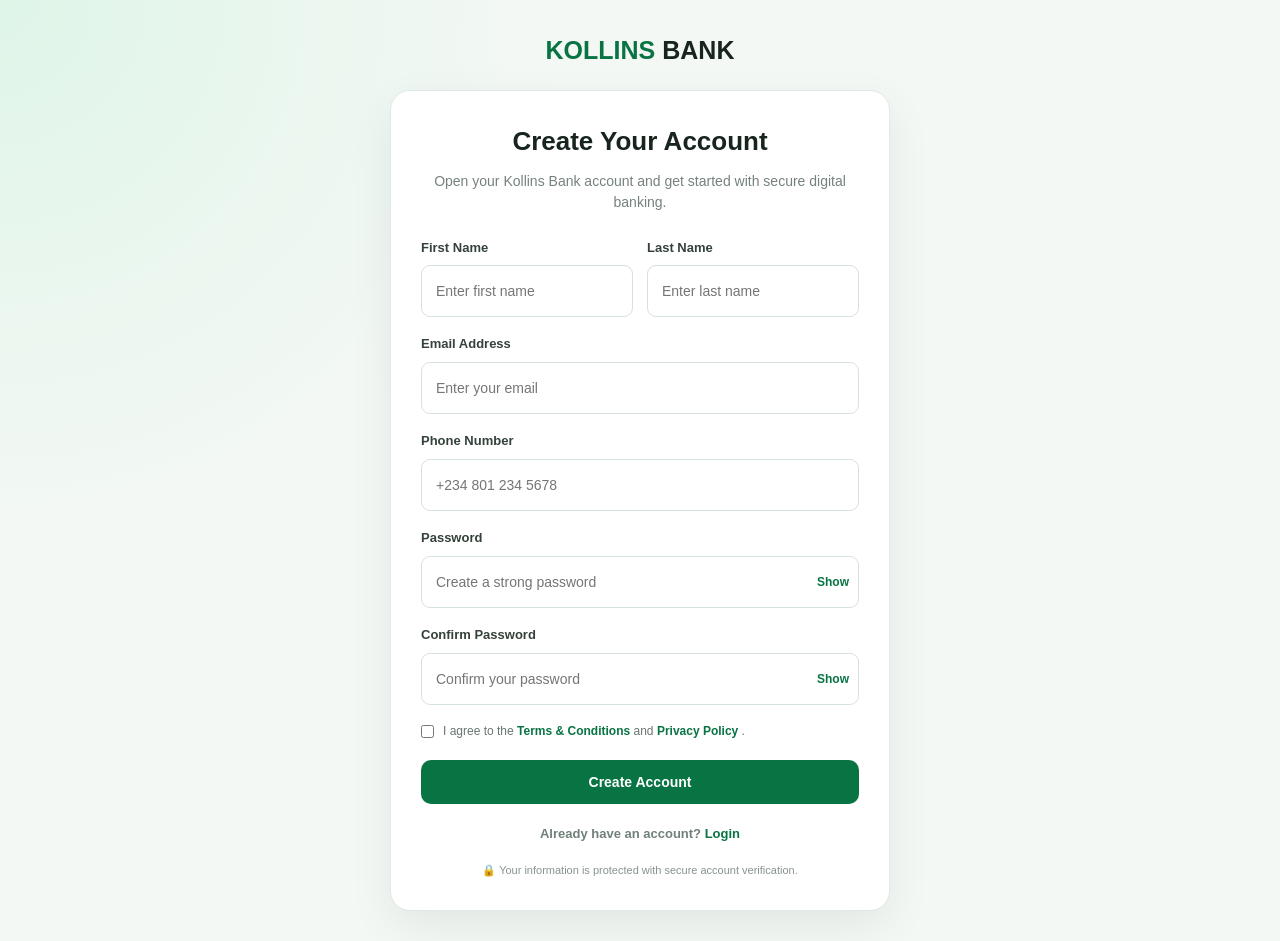
<file: signup.html>
<!DOCTYPE html>
<html lang="en">
<head>
    <meta charset="UTF-8">
    <meta name="viewport" content="width=device-width, initial-scale=1.0">

    <title>Create Account | Kollins Bank</title>

    <link rel="stylesheet" href="style.css">

    <style>
        /* =========================================
           KOLLINS BANK — SIGN UP
        ========================================= */

        * {
            box-sizing: border-box;
        }

        body {
            margin: 0;
            font-family: Arial, Helvetica, sans-serif;
            background: #f4f8f5;
            color: #17251e;
        }

        .signup-page {
            min-height: 100vh;
            display: flex;
            align-items: center;
            justify-content: center;
            padding: 30px 15px;
            background:
                radial-gradient(circle at top left, #dff5e8, transparent 35%),
                #f4f8f5;
        }

        .signup-container {
            width: 100%;
            max-width: 500px;
        }

        /* =========================================
           LOGO
        ========================================= */

        .signup-logo {
            text-align: center;
            margin-bottom: 20px;
            font-size: 25px;
            font-weight: 800;
            color: #087443;
        }

        .signup-logo span {
            color: #17251e;
        }

        /* =========================================
           CARD
        ========================================= */

        .signup-card {
            background: #ffffff;
            border: 1px solid #e1e9e4;
            border-radius: 20px;
            padding: 30px;
            box-shadow: 0 15px 45px rgba(0, 0, 0, 0.07);
        }

        .signup-heading {
            text-align: center;
            margin-bottom: 25px;
        }

        .signup-heading h1 {
            margin: 0;
            font-size: 26px;
            color: #17251e;
        }

        .signup-heading p {
            margin: 8px 0 0;
            color: #75827b;
            font-size: 14px;
            line-height: 1.5;
        }

        /* =========================================
           FORM
        ========================================= */

        .signup-form {
            display: block;
        }

        .name-row {
            display: grid;
            grid-template-columns: 1fr 1fr;
            gap: 14px;
        }

        .form-group {
            margin-bottom: 17px;
        }

        .form-group label {
            display: block;
            margin-bottom: 7px;
            font-size: 13px;
            font-weight: 600;
            color: #34423a;
        }

        .form-group input {
            width: 100%;
            padding: 13px 14px;
            border: 1px solid #d8e2dc;
            border-radius: 9px;
            outline: none;
            font-size: 14px;
            color: #17251e;
            background: #ffffff;
            transition: 0.2s;
        }

        .form-group input:focus {
            border-color: #087443;
            box-shadow: 0 0 0 3px rgba(8, 116, 67, 0.08);
        }

        .password-wrapper {
            position: relative;
        }

        .password-wrapper input {
            padding-right: 80px;
        }

        .show-password {
            position: absolute;
            right: 10px;
            top: 50%;
            transform: translateY(-50%);
            border: none;
            background: transparent;
            color: #087443;
            cursor: pointer;
            font-size: 12px;
            font-weight: 600;
        }

        /* =========================================
           TERMS
        ========================================= */

        .terms {
            display: flex;
            align-items: flex-start;
            gap: 9px;
            margin: 5px 0 20px;
            font-size: 12px;
            color: #68756e;
            line-height: 1.5;
        }

        .terms input {
            margin-top: 3px;
            accent-color: #087443;
        }

        .terms a {
            color: #087443;
            text-decoration: none;
            font-weight: 600;
        }

        /* =========================================
           BUTTON
        ========================================= */

        .signup-btn {
            width: 100%;
            border: none;
            background: #087443;
            color: #ffffff;
            padding: 14px;
            border-radius: 10px;
            font-size: 14px;
            font-weight: 700;
            cursor: pointer;
            transition: 0.2s;
        }

        .signup-btn:hover {
            background: #075d37;
        }

        .signup-btn:disabled {
            opacity: 0.6;
            cursor: not-allowed;
        }

        /* =========================================
           LOGIN LINK
        ========================================= */

        .login-link {
            text-align: center;
            margin-top: 20px;
            color: #718078;
            font-size: 13px;
        }

        .login-link a {
            color: #087443;
            font-weight: 700;
            text-decoration: none;
        }

        /* =========================================
           OTP SECTION
        ========================================= */

        .otp-section {
            display: none;
        }

        .otp-section.show {
            display: block;
        }

        .signup-section.hide {
            display: none;
        }

        .otp-icon {
            width: 65px;
            height: 65px;
            border-radius: 50%;
            background: #e9f8ef;
            color: #087443;
            display: flex;
            align-items: center;
            justify-content: center;
            margin: 0 auto 18px;
            font-size: 27px;
        }

        .otp-heading {
            text-align: center;
        }

        .otp-heading h2 {
            margin: 0;
            font-size: 23px;
        }

        .otp-heading p {
            color: #718078;
            font-size: 13px;
            line-height: 1.6;
            margin: 8px 0 20px;
        }

        .otp-destination {
            color: #087443;
            font-weight: 700;
        }

        .otp-input {
            width: 100%;
            text-align: center;
            letter-spacing: 10px;
            font-size: 25px !important;
            font-weight: 700;
            padding: 15px !important;
        }

        .otp-input::placeholder {
            letter-spacing: 5px;
        }

        .otp-message {
            text-align: center;
            min-height: 20px;
            margin: 10px 0;
            font-size: 12px;
        }

        .otp-success {
            color: #087443;
        }

        .otp-error {
            color: #c62828;
        }

        .resend-area {
            text-align: center;
            margin-top: 15px;
            font-size: 12px;
            color: #718078;
        }

        .resend-btn {
            border: none;
            background: transparent;
            color: #087443;
            font-weight: 700;
            cursor: pointer;
            padding: 0;
        }

        .resend-btn:disabled {
            color: #9ba7a0;
            cursor: not-allowed;
        }

        .back-signup {
            display: block;
            text-align: center;
            margin-top: 18px;
            color: #68756e;
            font-size: 12px;
            cursor: pointer;
        }

        .back-signup:hover {
            color: #087443;
        }

        /* =========================================
           TEST OTP BOX
        ========================================= */

        .test-otp-box {
            display: none;
            background: #fff8df;
            border: 1px solid #f1df9b;
            color: #705900;
            border-radius: 9px;
            padding: 12px;
            margin-top: 15px;
            font-size: 12px;
            line-height: 1.5;
            text-align: center;
        }

        .test-otp-box.show {
            display: block;
        }

        .test-otp-code {
            display: block;
            font-size: 20px;
            font-weight: 800;
            letter-spacing: 4px;
            margin-top: 5px;
        }

        /* =========================================
           SECURITY NOTE
        ========================================= */

        .security-note {
            text-align: center;
            margin-top: 18px;
            font-size: 11px;
            color: #87938c;
        }

        /* =========================================
           MOBILE
        ========================================= */

        @media (max-width: 550px) {

            .signup-page {
                padding: 15px;
            }

            .signup-card {
                padding: 22px 18px;
                border-radius: 16px;
            }

            .signup-heading h1 {
                font-size: 23px;
            }

            .name-row {
                grid-template-columns: 1fr;
                gap: 0;
            }

            .otp-input {
                font-size: 22px !important;
                letter-spacing: 7px;
            }
        }
    </style>
</head>

<body>

    <main class="signup-page">

        <div class="signup-container">

            <!-- LOGO -->
            <div class="signup-logo">
                KOLLINS <span>BANK</span>
            </div>


            <div class="signup-card">


                <!-- =====================================
                     SIGN UP SECTION
                ====================================== -->

                <section
                    class="signup-section"
                    id="signupSection"
                >

                    <div class="signup-heading">

                        <h1>Create Your Account</h1>

                        <p>
                            Open your Kollins Bank account and
                            get started with secure digital banking.
                        </p>

                    </div>


                    <form
                        class="signup-form"
                        id="signupForm"
                    >

                        <!-- FIRST + LAST NAME -->
                        <div class="name-row">

                            <div class="form-group">

                                <label for="firstName">
                                    First Name
                                </label>

                                <input
                                    type="text"
                                    id="firstName"
                                    placeholder="Enter first name"
                                    autocomplete="given-name"
                                    required
                                >

                            </div>


                            <div class="form-group">

                                <label for="lastName">
                                    Last Name
                                </label>

                                <input
                                    type="text"
                                    id="lastName"
                                    placeholder="Enter last name"
                                    autocomplete="family-name"
                                    required
                                >

                            </div>

                        </div>


                        <!-- EMAIL -->
                        <div class="form-group">

                            <label for="email">
                                Email Address
                            </label>

                            <input
                                type="email"
                                id="email"
                                placeholder="Enter your email"
                                autocomplete="email"
                                required
                            >

                        </div>


                        <!-- PHONE -->
                        <div class="form-group">

                            <label for="phone">
                                Phone Number
                            </label>

                            <input
                                type="tel"
                                id="phone"
                                placeholder="+234 801 234 5678"
                                autocomplete="tel"
                                required
                            >

                        </div>


                        <!-- PASSWORD -->
                        <div class="form-group">

                            <label for="password">
                                Password
                            </label>

                            <div class="password-wrapper">

                                <input
                                    type="password"
                                    id="password"
                                    placeholder="Create a strong password"
                                    autocomplete="new-password"
                                    minlength="8"
                                    required
                                >

                                <button
                                    type="button"
                                    class="show-password"
                                    id="showPassword"
                                >
                                    Show
                                </button>

                            </div>

                        </div>


                        <!-- CONFIRM PASSWORD -->
                        <div class="form-group">

                            <label for="confirmPassword">
                                Confirm Password
                            </label>

                            <div class="password-wrapper">

                                <input
                                    type="password"
                                    id="confirmPassword"
                                    placeholder="Confirm your password"
                                    autocomplete="new-password"
                                    minlength="8"
                                    required
                                >

                                <button
                                    type="button"
                                    class="show-password"
                                    id="showConfirmPassword"
                                >
                                    Show
                                </button>

                            </div>

                        </div>


                        <!-- TERMS -->
                        <div class="terms">

                            <input
                                type="checkbox"
                                id="terms"
                                required
                            >

                            <label for="terms">

                                I agree to the
                                <a href="#" onclick="return false;">
                                    Terms & Conditions
                                </a>
                                and
                                <a href="#" onclick="return false;">
                                    Privacy Policy
                                </a>.

                            </label>

                        </div>


                        <!-- CREATE ACCOUNT -->
                        <button
                            type="submit"
                            class="signup-btn"
                            id="createAccountBtn"
                        >
                            Create Account
                        </button>

                    </form>


                    <div class="login-link">

                        Already have an account?

                        <a href="login.html">
                            Login
                        </a>

                    </div>


                    <div class="security-note">
                        🔒 Your information is protected with secure
                        account verification.
                    </div>

                </section>



                <!-- =====================================
                     OTP SECTION
                ====================================== -->

                <section
                    class="otp-section"
                    id="otpSection"
                >

                    <div class="otp-icon">
                        ✉
                    </div>


                    <div class="otp-heading">

                        <h2>
                            Verify Your Account
                        </h2>

                        <p>
                            We've sent a 6-digit verification code
                            to your email/phone.
                            Enter the code below to continue.
                        </p>

                        <p>
                            Code sent to:
                            <span
                                class="otp-destination"
                                id="otpDestination"
                            >
                                your contact
                            </span>
                        </p>

                    </div>


                    <div class="form-group">

                        <label for="otp">
                            Verification Code
                        </label>

                        <input
                            type="text"
                            id="otp"
                            class="otp-input"
                            inputmode="numeric"
                            autocomplete="one-time-code"
                            maxlength="6"
                            placeholder="000000"
                        >

                    </div>


                    <div
                        class="otp-message"
                        id="otpMessage"
                    ></div>


                    <button
                        type="button"
                        class="signup-btn"
                        id="verifyOtpBtn"
                    >
                        Verify Code
                    </button>


                    <div class="resend-area">

                        Didn't receive the code?

                        <button
                            type="button"
                            class="resend-btn"
                            id="resendOtpBtn"
                            disabled
                        >
                            Resend Code
                        </button>

                        <span id="resendTimer"></span>

                    </div>


                    <div
                        class="back-signup"
                        id="backToSignup"
                    >
                        ← Back to registration
                    </div>


                    <!-- TESTING ONLY -->
                    <div
                        class="test-otp-box"
                        id="testOtpBox"
                    >

                        Testing mode:

                        <span
                            class="test-otp-code"
                            id="testOtpCode"
                        >
                            000000
                        </span>

                        <div>
                            This code is displayed only because
                            the backend email/SMS service has not
                            been connected yet.
                        </div>

                    </div>

                </section>

            </div>

        </div>

    </main>


    <script>

        /* =========================================
           KOLLINS BANK — SIGN UP + OTP
        ========================================= */


        const signupForm =
            document.getElementById("signupForm");

        const signupSection =
            document.getElementById("signupSection");

        const otpSection =
            document.getElementById("otpSection");

        const createAccountBtn =
            document.getElementById("createAccountBtn");

        const verifyOtpBtn =
            document.getElementById("verifyOtpBtn");

        const resendOtpBtn =
            document.getElementById("resendOtpBtn");

        const resendTimer =
            document.getElementById("resendTimer");

        const otpInput =
            document.getElementById("otp");

        const otpMessage =
            document.getElementById("otpMessage");

        const otpDestination =
            document.getElementById("otpDestination");

        const testOtpBox =
            document.getElementById("testOtpBox");

        const testOtpCode =
            document.getElementById("testOtpCode");

        const backToSignup =
            document.getElementById("backToSignup");


        /* =========================================
           TEMPORARY OTP STORAGE
        ========================================= */

        let generatedOtp = "";

        let resendInterval = null;

        let resendSeconds = 30;


        /* =========================================
           GENERATE 6-DIGIT OTP
        ========================================= */

        function generateOtp() {

            return Math.floor(
                100000 + Math.random() * 900000
            ).toString();

        }


        /* =========================================
           START RESEND TIMER
        ========================================= */

        function startResendTimer() {

            clearInterval(resendInterval);

            resendSeconds = 30;

            resendOtpBtn.disabled = true;

            resendTimer.textContent =
                ` (${resendSeconds}s)`;


            resendInterval = setInterval(() => {

                resendSeconds--;

                resendTimer.textContent =
                    ` (${resendSeconds}s)`;


                if (resendSeconds <= 0) {

                    clearInterval(resendInterval);

                    resendOtpBtn.disabled = false;

                    resendTimer.textContent = "";

                }

            }, 1000);

        }


        /* =========================================
           PASSWORD SHOW / HIDE
        ========================================= */

        const password =
            document.getElementById("password");

        const confirmPassword =
            document.getElementById("confirmPassword");

        const showPassword =
            document.getElementById("showPassword");

        const showConfirmPassword =
            document.getElementById("showConfirmPassword");


        showPassword.addEventListener("click", () => {

            if (password.type === "password") {

                password.type = "text";

                showPassword.textContent = "Hide";

            } else {

                password.type = "password";

                showPassword.textContent = "Show";

            }

        });


        showConfirmPassword.addEventListener("click", () => {

            if (confirmPassword.type === "password") {

                confirmPassword.type = "text";

                showConfirmPassword.textContent = "Hide";

            } else {

                confirmPassword.type = "password";

                showConfirmPassword.textContent = "Show";

            }

        });


        /* =========================================
           SIGN UP
        ========================================= */

        signupForm.addEventListener("submit", (event) => {

            event.preventDefault();


            const firstName =
                document.getElementById("firstName")
                .value.trim();

            const lastName =
                document.getElementById("lastName")
                .value.trim();

            const email =
                document.getElementById("email")
                .value.trim();

            const phone =
                document.getElementById("phone")
                .value.trim();

            const passwordValue =
                password.value;

            const confirmPasswordValue =
                confirmPassword.value;


            /* PASSWORD CHECK */

            if (passwordValue.length < 8) {

                alert(
                    "Password must contain at least 8 characters."
                );

                return;

            }


            /* CONFIRM PASSWORD */

            if (passwordValue !== confirmPasswordValue) {

                alert(
                    "Passwords do not match."
                );

                return;

            }


            /* CREATE OTP */

            generatedOtp = generateOtp();


            /*
               TEMPORARY TESTING ONLY.

               In the real backend:
               - OTP is generated server-side.
               - OTP is stored securely.
               - OTP is sent through email/SMS provider.
               - OTP is never exposed in the webpage.
            */

            console.log(
                "TEST OTP:",
                generatedOtp
            );


            /* SHOW DESTINATION */

            otpDestination.textContent =
                email;


            /*
               TESTING BOX.

               Remove this box once the backend
               email/SMS service is connected.
            */

            testOtpCode.textContent =
                generatedOtp;

            testOtpBox.classList.add("show");


            /* SWITCH SCREEN */

            signupSection.classList.add("hide");

            otpSection.classList.add("show");


            /* CLEAR OTP */

            otpInput.value = "";

            otpMessage.textContent = "";

            otpMessage.className =
                "otp-message";


            /* START TIMER */

            startResendTimer();


            /* FOCUS OTP */

            setTimeout(() => {

                otpInput.focus();

            }, 200);

        });


        /* =========================================
           OTP INPUT
        ========================================= */

        otpInput.addEventListener("input", () => {

            otpInput.value =
                otpInput.value
                    .replace(/\D/g, "")
                    .slice(0, 6);

        });


        /* =========================================
           VERIFY OTP
        ========================================= */

        verifyOtpBtn.addEventListener("click", () => {

            const enteredOtp =
                otpInput.value.trim();


            if (enteredOtp.length !== 6) {

                otpMessage.textContent =
                    "Please enter the 6-digit verification code.";

                otpMessage.className =
                    "otp-message otp-error";

                return;

            }


            if (enteredOtp !== generatedOtp) {

                otpMessage.textContent =
                    "Incorrect verification code. Please try again.";

                otpMessage.className =
                    "otp-message otp-error";

                return;

            }


            /* SUCCESS */

            otpMessage.textContent =
                "Account verified successfully.";

            otpMessage.className =
                "otp-message otp-success";


            verifyOtpBtn.disabled = true;

            verifyOtpBtn.textContent =
                "Account Verified";


            clearInterval(resendInterval);


            /*
               TEMPORARY FRONTEND ACCOUNT CREATION.

               The real backend will create the customer
               account in the database here.
            */

            setTimeout(() => {

                alert(
                    "Account created successfully!"
                );

                window.location.href =
                    "login.html";

            }, 1200);

        });


        /* =========================================
           RESEND OTP
        ========================================= */

        resendOtpBtn.addEventListener("click", () => {

            generatedOtp = generateOtp();


            console.log(
                "NEW TEST OTP:",
                generatedOtp
            );


            /* TESTING ONLY */

            testOtpCode.textContent =
                generatedOtp;

            testOtpBox.classList.add("show");


            otpInput.value = "";

            otpMessage.textContent =
                "A new verification code has been generated.";

            otpMessage.className =
                "otp-message otp-success";


            startResendTimer();


            otpInput.focus();

        });


        /* =========================================
           BACK TO SIGN UP
        ========================================= */

        backToSignup.addEventListener("click", () => {

            clearInterval(resendInterval);

            otpSection.classList.remove("show");

            signupSection.classList.remove("hide");

            otpInput.value = "";

            otpMessage.textContent = "";

        });

    </script>

</body>
</html>
</file>
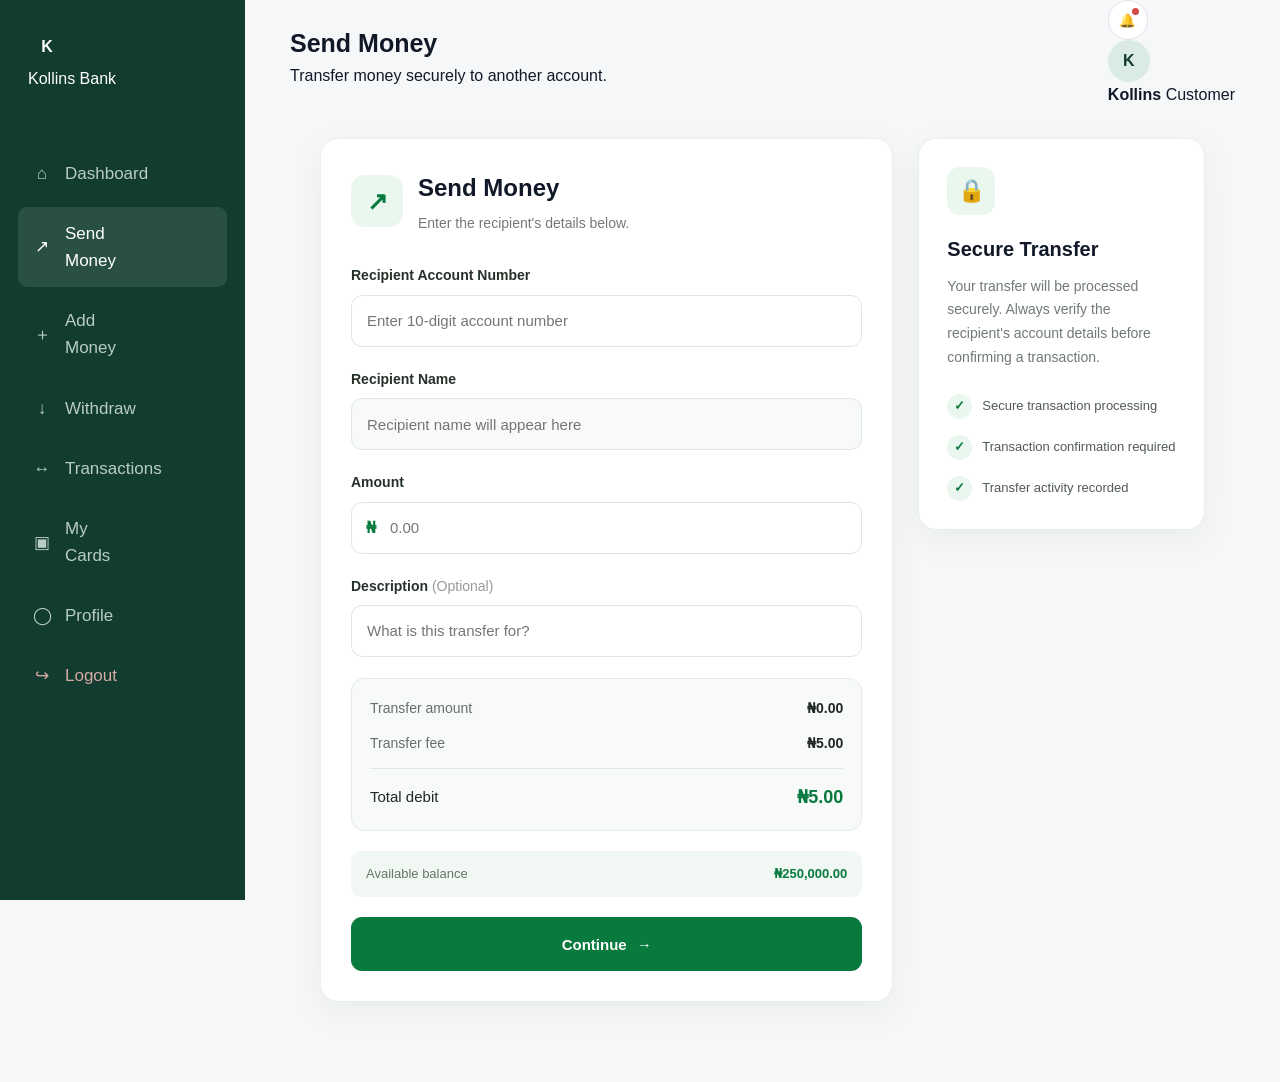
<file: transfer.html>
<!DOCTYPE html>
<html lang="en">
<head>
    <meta charset="UTF-8">
    <meta name="viewport" content="width=device-width, initial-scale=1.0">
    <title>Send Money | Kollins Bank</title>
    <link rel="stylesheet" href="style.css">
</head>

<body class="dashboard-page">

<div class="dashboard-layout">

    <!-- SIDEBAR -->
    <aside class="sidebar" id="dashboardSidebar">

        <div class="sidebar-logo">
            <div class="logo-icon">K</div>
            <span>Kollins Bank</span>
        </div>

        <nav class="side-nav">

            <a href="dashboard.html" class="side-link">
                <span>⌂</span>
                <span>Dashboard</span>
            </a>

            <a href="transfer.html" class="side-link active">
                <span>↗</span>
                <span>Send Money</span>
            </a>

            <a href="#" class="side-link">
                <span>＋</span>
                <span>Add Money</span>
            </a>

            <a href="#" class="side-link">
                <span>↓</span>
                <span>Withdraw</span>
            </a>

            <a href="#" class="side-link">
                <span>↔</span>
                <span>Transactions</span>
            </a>

            <a href="#" class="side-link">
                <span>▣</span>
                <span>My Cards</span>
            </a>

            <a href="#" class="side-link">
                <span>◯</span>
                <span>Profile</span>
            </a>

            <a href="login.html" class="side-link logout-link">
                <span>↪</span>
                <span>Logout</span>
            </a>

        </nav>
    </aside>


    <!-- MAIN -->
    <main class="dashboard-main">

        <!-- HEADER -->
        <header class="dashboard-header">

            <div class="dashboard-header-left">

                <button class="dashboard-menu" id="dashboardMenu">
                    ☰
                </button>

                <div>
                    <h1>Send Money</h1>
                    <p>Transfer money securely to another account.</p>
                </div>

            </div>

            <div class="dashboard-header-right">

                <button class="notification-btn">
                    🔔
                    <span class="notification-dot"></span>
                </button>

                <div class="header-profile">
                    <div class="profile-avatar">K</div>

                    <div class="header-profile-text">
                        <strong>Kollins</strong>
                        <span>Customer</span>
                    </div>
                </div>

            </div>

        </header>


        <!-- TRANSFER CONTENT -->
        <section class="transfer-page">

            <div class="transfer-container">

                <!-- TRANSFER FORM -->
                <div class="transfer-card">

                    <div class="transfer-card-header">

                        <div class="transfer-icon">
                            ↗
                        </div>

                        <div>
                            <h2>Send Money</h2>
                            <p>Enter the recipient's details below.</p>
                        </div>

                    </div>


                    <form id="transferForm">

                        <!-- ACCOUNT NUMBER -->
                        <div class="form-group">

                            <label for="recipientAccount">
                                Recipient Account Number
                            </label>

                            <input
                                type="text"
                                id="recipientAccount"
                                placeholder="Enter 10-digit account number"
                                maxlength="10"
                                inputmode="numeric"
                                required
                            >

                            <small id="accountMessage"></small>

                        </div>


                        <!-- RECIPIENT NAME -->
                        <div class="form-group">

                            <label for="recipientName">
                                Recipient Name
                            </label>

                            <input
                                type="text"
                                id="recipientName"
                                placeholder="Recipient name will appear here"
                                readonly
                            >

                        </div>


                        <!-- AMOUNT -->
                        <div class="form-group">

                            <label for="transferAmount">
                                Amount
                            </label>

                            <div class="amount-input">
                                <span>₦</span>

                                <input
                                    type="number"
                                    id="transferAmount"
                                    placeholder="0.00"
                                    min="1"
                                    step="0.01"
                                    required
                                >
                            </div>

                        </div>


                        <!-- DESCRIPTION -->
                        <div class="form-group">

                            <label for="transferDescription">
                                Description
                                <span class="optional">(Optional)</span>
                            </label>

                            <input
                                type="text"
                                id="transferDescription"
                                placeholder="What is this transfer for?"
                                maxlength="100"
                            >

                        </div>


                        <!-- FEE SUMMARY -->
                        <div class="transfer-summary">

                            <div class="summary-row">
                                <span>Transfer amount</span>
                                <strong id="summaryAmount">₦0.00</strong>
                            </div>

                            <div class="summary-row">
                                <span>Transfer fee</span>
                                <strong>₦5.00</strong>
                            </div>

                            <div class="summary-divider"></div>

                            <div class="summary-row total-row">
                                <span>Total debit</span>
                                <strong id="summaryTotal">₦5.00</strong>
                            </div>

                        </div>


                        <!-- BALANCE -->
                        <div class="available-balance">

                            <span>Available balance</span>

                            <strong>
                                ₦250,000.00
                            </strong>

                        </div>


                        <!-- BUTTON -->
                        <button
                            type="submit"
                            class="transfer-submit-btn"
                            id="continueTransferBtn"
                        >
                            Continue
                            <span>→</span>
                        </button>

                    </form>

                </div>


                <!-- SECURITY CARD -->
                <div class="transfer-info-card">

                    <div class="info-icon">
                        🔒
                    </div>

                    <h3>Secure Transfer</h3>

                    <p>
                        Your transfer will be processed securely.
                        Always verify the recipient's account details
                        before confirming a transaction.
                    </p>

                    <div class="security-points">

                        <div>
                            <span>✓</span>
                            <p>Secure transaction processing</p>
                        </div>

                        <div>
                            <span>✓</span>
                            <p>Transaction confirmation required</p>
                        </div>

                        <div>
                            <span>✓</span>
                            <p>Transfer activity recorded</p>
                        </div>

                    </div>

                </div>

            </div>

        </section>

    </main>

</div>


<!-- CONFIRMATION MODAL -->
<div class="transfer-modal" id="transferModal">

    <div class="transfer-modal-overlay" id="closeTransferModal"></div>

    <div class="transfer-modal-box">

        <button
            class="modal-close"
            id="modalCloseBtn"
            type="button"
        >
            ×
        </button>

        <div class="modal-icon">
            ↗
        </div>

        <h2>Confirm Transfer</h2>

        <p class="modal-description">
            Please review the transaction details before confirming.
        </p>


        <div class="confirmation-details">

            <div class="confirmation-row">
                <span>Recipient</span>
                <strong id="confirmRecipient">—</strong>
            </div>

            <div class="confirmation-row">
                <span>Account Number</span>
                <strong id="confirmAccount">—</strong>
            </div>

            <div class="confirmation-row">
                <span>Amount</span>
                <strong id="confirmAmount">₦0.00</strong>
            </div>

            <div class="confirmation-row">
                <span>Transfer Fee</span>
                <strong>₦5.00</strong>
            </div>

            <div class="confirmation-divider"></div>

            <div class="confirmation-row confirmation-total">
                <span>Total Debit</span>
                <strong id="confirmTotal">₦5.00</strong>
            </div>

        </div>


        <div class="confirmation-actions">

            <button
                type="button"
                class="cancel-transfer-btn"
                id="cancelTransferBtn"
            >
                Cancel
            </button>

            <button
                type="button"
                class="confirm-transfer-btn"
                id="confirmTransferBtn"
            >
                Confirm Transfer
            </button>

        </div>

    </div>

</div>


<script src="script.js"></script>

</body>
</html>
</file>
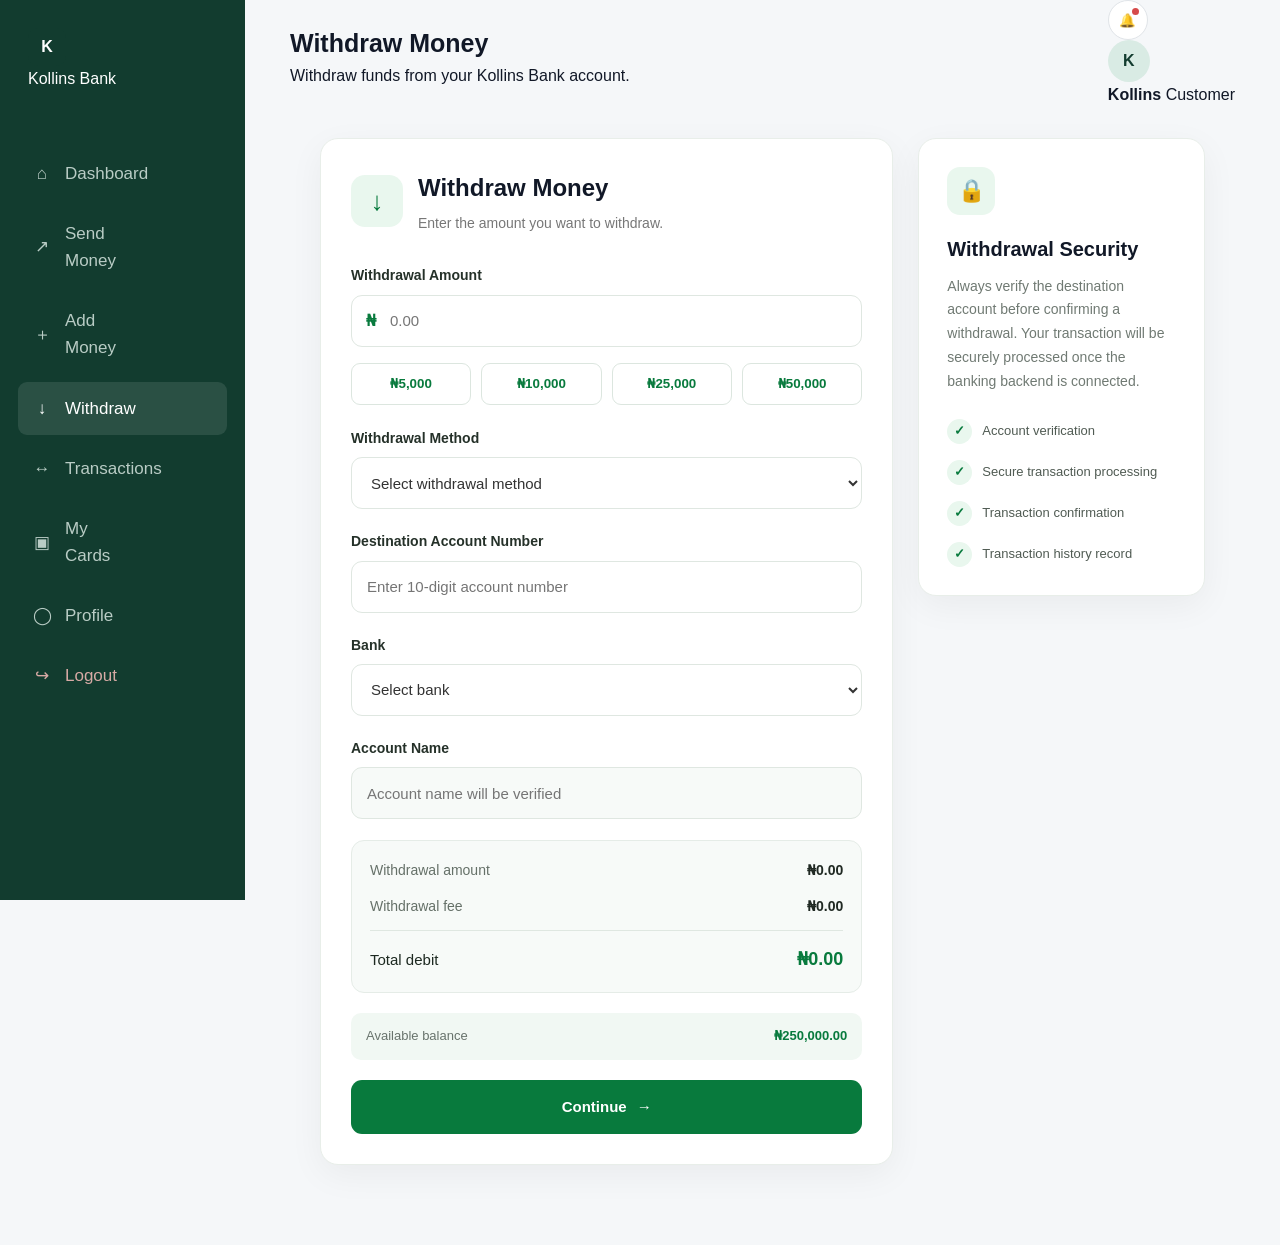
<file: withdraw.html>
<!DOCTYPE html>
<html lang="en">
<head>
    <meta charset="UTF-8">
    <meta name="viewport" content="width=device-width, initial-scale=1.0">
    <title>Withdraw Money | Kollins Bank</title>
    <link rel="stylesheet" href="style.css">
</head>

<body class="dashboard-page">

<div class="dashboard-layout">

    <!-- SIDEBAR -->
    <aside class="sidebar" id="dashboardSidebar">

        <div class="sidebar-logo">
            <div class="logo-icon">K</div>
            <span>Kollins Bank</span>
        </div>

        <nav class="side-nav">

            <a href="dashboard.html" class="side-link">
                <span>⌂</span>
                <span>Dashboard</span>
            </a>

            <a href="transfer.html" class="side-link">
                <span>↗</span>
                <span>Send Money</span>
            </a>

            <a href="add-money.html" class="side-link">
                <span>＋</span>
                <span>Add Money</span>
            </a>

            <a href="withdraw.html" class="side-link active">
                <span>↓</span>
                <span>Withdraw</span>
            </a>

            <a href="#" class="side-link">
                <span>↔</span>
                <span>Transactions</span>
            </a>

            <a href="#" class="side-link">
                <span>▣</span>
                <span>My Cards</span>
            </a>

            <a href="#" class="side-link">
                <span>◯</span>
                <span>Profile</span>
            </a>

            <a href="login.html" class="side-link logout-link">
                <span>↪</span>
                <span>Logout</span>
            </a>

        </nav>

    </aside>


    <!-- MAIN -->
    <main class="dashboard-main">

        <!-- HEADER -->
        <header class="dashboard-header">

            <div class="dashboard-header-left">

                <button class="dashboard-menu" id="dashboardMenu">
                    ☰
                </button>

                <div>
                    <h1>Withdraw Money</h1>
                    <p>Withdraw funds from your Kollins Bank account.</p>
                </div>

            </div>


            <div class="dashboard-header-right">

                <button class="notification-btn">
                    🔔
                    <span class="notification-dot"></span>
                </button>

                <div class="header-profile">

                    <div class="profile-avatar">
                        K
                    </div>

                    <div class="header-profile-text">
                        <strong>Kollins</strong>
                        <span>Customer</span>
                    </div>

                </div>

            </div>

        </header>


        <!-- WITHDRAW CONTENT -->
        <section class="withdraw-page">

            <div class="withdraw-container">

                <!-- WITHDRAW FORM -->
                <div class="withdraw-card">

                    <div class="withdraw-card-header">

                        <div class="withdraw-icon">
                            ↓
                        </div>

                        <div>
                            <h2>Withdraw Money</h2>
                            <p>Enter the amount you want to withdraw.</p>
                        </div>

                    </div>


                    <form id="withdrawForm">

                        <!-- AMOUNT -->
                        <div class="form-group">

                            <label for="withdrawAmount">
                                Withdrawal Amount
                            </label>

                            <div class="amount-input">

                                <span>₦</span>

                                <input
                                    type="number"
                                    id="withdrawAmount"
                                    placeholder="0.00"
                                    min="100"
                                    step="0.01"
                                    required
                                >

                            </div>

                        </div>


                        <!-- QUICK AMOUNTS -->
                        <div class="quick-amounts withdraw-quick">

                            <button
                                type="button"
                                data-withdraw="5000"
                            >
                                ₦5,000
                            </button>

                            <button
                                type="button"
                                data-withdraw="10000"
                            >
                                ₦10,000
                            </button>

                            <button
                                type="button"
                                data-withdraw="25000"
                            >
                                ₦25,000
                            </button>

                            <button
                                type="button"
                                data-withdraw="50000"
                            >
                                ₦50,000
                            </button>

                        </div>


                        <!-- DESTINATION -->
                        <div class="form-group">

                            <label for="withdrawMethod">
                                Withdrawal Method
                            </label>

                            <select
                                id="withdrawMethod"
                                required
                            >

                                <option value="">
                                    Select withdrawal method
                                </option>

                                <option value="bank-transfer">
                                    Bank Account
                                </option>

                            </select>

                        </div>


                        <!-- BANK ACCOUNT -->
                        <div
                            class="withdraw-bank-fields"
                            id="withdrawBankFields"
                        >

                            <div class="form-group">

                                <label for="withdrawAccount">
                                    Destination Account Number
                                </label>

                                <input
                                    type="text"
                                    id="withdrawAccount"
                                    placeholder="Enter 10-digit account number"
                                    maxlength="10"
                                    inputmode="numeric"
                                    required
                                >

                            </div>


                            <div class="form-group">

                                <label for="withdrawBank">
                                    Bank
                                </label>

                                <select id="withdrawBank">

                                    <option value="">
                                        Select bank
                                    </option>

                                    <option value="access">
                                        Access Bank
                                    </option>

                                    <option value="gtbank">
                                        Guaranty Trust Bank
                                    </option>

                                    <option value="firstbank">
                                        First Bank
                                    </option>

                                    <option value="uba">
                                        United Bank for Africa
                                    </option>

                                    <option value="zenith">
                                        Zenith Bank
                                    </option>

                                    <option value="opay">
                                        OPay
                                    </option>

                                    <option value="kuda">
                                        Kuda Bank
                                    </option>

                                    <option value="other">
                                        Other Bank
                                    </option>

                                </select>

                            </div>


                            <div class="form-group">

                                <label for="withdrawAccountName">
                                    Account Name
                                </label>

                                <input
                                    type="text"
                                    id="withdrawAccountName"
                                    placeholder="Account name will be verified"
                                    readonly
                                >

                                <small id="withdrawAccountMessage"></small>

                            </div>

                        </div>


                        <!-- SUMMARY -->
                        <div class="withdraw-summary">

                            <div class="summary-row">

                                <span>Withdrawal amount</span>

                                <strong id="withdrawSummaryAmount">
                                    ₦0.00
                                </strong>

                            </div>


                            <div class="summary-row">

                                <span>Withdrawal fee</span>

                                <strong id="withdrawFee">
                                    ₦0.00
                                </strong>

                            </div>


                            <div class="summary-divider"></div>


                            <div class="summary-row total-row">

                                <span>Total debit</span>

                                <strong id="withdrawSummaryTotal">
                                    ₦0.00
                                </strong>

                            </div>

                        </div>


                        <!-- AVAILABLE BALANCE -->
                        <div class="available-balance">

                            <span>
                                Available balance
                            </span>

                            <strong>
                                ₦250,000.00
                            </strong>

                        </div>


                        <!-- BUTTON -->
                        <button
                            type="submit"
                            class="transfer-submit-btn"
                        >
                            Continue
                            <span>→</span>
                        </button>

                    </form>

                </div>


                <!-- INFORMATION CARD -->
                <div class="withdraw-info-card">

                    <div class="info-icon">
                        🔒
                    </div>

                    <h3>Withdrawal Security</h3>

                    <p>
                        Always verify the destination account before
                        confirming a withdrawal. Your transaction will
                        be securely processed once the banking backend
                        is connected.
                    </p>


                    <div class="security-points">

                        <div>
                            <span>✓</span>
                            <p>Account verification</p>
                        </div>

                        <div>
                            <span>✓</span>
                            <p>Secure transaction processing</p>
                        </div>

                        <div>
                            <span>✓</span>
                            <p>Transaction confirmation</p>
                        </div>

                        <div>
                            <span>✓</span>
                            <p>Transaction history record</p>
                        </div>

                    </div>

                </div>

            </div>

        </section>

    </main>

</div>


<!-- CONFIRMATION MODAL -->
<div
    class="transfer-modal"
    id="withdrawModal"
>

    <div
        class="transfer-modal-overlay"
        id="closeWithdrawModal"
    ></div>


    <div class="transfer-modal-box">

        <button
            class="modal-close"
            id="withdrawModalClose"
            type="button"
        >
            ×
        </button>


        <div class="modal-icon">
            ↓
        </div>


        <h2>Confirm Withdrawal</h2>

        <p class="modal-description">
            Please review your withdrawal details before continuing.
        </p>


        <div class="confirmation-details">

            <div class="confirmation-row">

                <span>Amount</span>

                <strong id="confirmWithdrawAmount">
                    ₦0.00
                </strong>

            </div>


            <div class="confirmation-row">

                <span>Bank</span>

                <strong id="confirmWithdrawBank">
                    —
                </strong>

            </div>


            <div class="confirmation-row">

                <span>Account</span>

                <strong id="confirmWithdrawAccount">
                    —
                </strong>

            </div>


            <div class="confirmation-row">

                <span>Withdrawal Fee</span>

                <strong id="confirmWithdrawFee">
                    ₦0.00
                </strong>

            </div>


            <div class="confirmation-divider"></div>


            <div class="confirmation-row confirmation-total">

                <span>Total Debit</span>

                <strong id="confirmWithdrawTotal">
                    ₦0.00
                </strong>

            </div>

        </div>


        <div class="confirmation-actions">

            <button
                type="button"
                class="cancel-transfer-btn"
                id="cancelWithdraw"
            >
                Cancel
            </button>


            <button
                type="button"
                class="confirm-transfer-btn"
                id="confirmWithdraw"
            >
                Confirm Withdrawal
            </button>

        </div>

    </div>

</div>


<script src="script.js"></script>

</body>
</html>
</file>
<file: style.css>
* {
    margin: 0;
    padding: 0;
    box-sizing: border-box;
}

html {
    scroll-behavior: smooth;
}

body {
    font-family: Arial, Helvetica, sans-serif;
    background: #f7f9fc;
    color: #111827;
    line-height: 1.6;
}

a {
    text-decoration: none;
    color: inherit;
}

button,
a {
    -webkit-tap-highlight-color: transparent;
}


/* =========================
   NAVBAR
========================= */

.navbar {
    width: 100%;
    height: 76px;
    padding: 0 6%;
    display: flex;
    align-items: center;
    justify-content: space-between;
    background: rgba(255,255,255,0.96);
    border-bottom: 1px solid #e8ebf0;
    position: sticky;
    top: 0;
    z-index: 1000;
}

.logo {
    display: flex;
    align-items: center;
    gap: 10px;
    font-size: 20px;
    font-weight: 800;
    color: #101828;
}

.logo-icon {
    width: 38px;
    height: 38px;
    border-radius: 10px;
    display: flex;
    align-items: center;
    justify-content: center;
    background: #123c2f;
    color: white;
    font-weight: 800;
}

.navbar nav {
    display: flex;
    gap: 30px;
}

.navbar nav a {
    color: #667085;
    font-size: 14px;
    transition: 0.3s;
}

.navbar nav a:hover {
    color: #123c2f;
}

.nav-actions {
    display: flex;
    align-items: center;
    gap: 18px;
}

.login-link {
    font-weight: 600;
    font-size: 14px;
}

.btn {
    display: inline-flex;
    justify-content: center;
    align-items: center;
    padding: 13px 22px;
    border-radius: 9px;
    font-weight: 700;
    font-size: 14px;
    border: 1px solid transparent;
    transition: 0.3s;
}

.btn-primary {
    background: #123c2f;
    color: white;
}

.btn-primary:hover {
    background: #0c2d23;
    transform: translateY(-2px);
}

.btn-outline {
    border-color: #d0d5dd;
    color: #101828;
    background: white;
}

.btn-outline:hover {
    border-color: #123c2f;
}

.btn-light {
    background: white;
    color: #123c2f;
}

.menu-btn {
    display: none;
    border: none;
    background: transparent;
    font-size: 25px;
    cursor: pointer;
}


/* =========================
   HERO
========================= */

.hero {
    min-height: 650px;
    padding: 90px 8%;
    display: grid;
    grid-template-columns: 1.1fr 0.9fr;
    align-items: center;
    gap: 60px;
    background:
        radial-gradient(circle at 80% 20%, #dceee8, transparent 30%),
        #f7f9fc;
}

.hero-content {
    max-width: 650px;
}

.eyebrow {
    font-size: 12px;
    font-weight: 800;
    letter-spacing: 2px;
    color: #27745a;
}

.hero h1 {
    margin-top: 18px;
    font-size: clamp(48px, 6vw, 82px);
    line-height: 1;
    letter-spacing: -4px;
}

.hero h1 span {
    color: #27745a;
}

.hero-content > p {
    max-width: 570px;
    margin: 28px 0;
    font-size: 18px;
    color: #667085;
}

.hero-buttons {
    display: flex;
    gap: 14px;
    flex-wrap: wrap;
}

.hero-trust {
    display: flex;
    gap: 35px;
    margin-top: 50px;
}

.hero-trust div {
    display: flex;
    flex-direction: column;
}

.hero-trust strong {
    font-size: 17px;
}

.hero-trust small {
    color: #667085;
    margin-top: 2px;
}


/* =========================
   BANK CARD
========================= */

.hero-card-wrapper {
    position: relative;
    min-height: 430px;
    display: flex;
    justify-content: center;
    align-items: center;
}

.bank-card {
    width: min(420px, 90%);
    height: 250px;
    border-radius: 24px;
    padding: 30px;
    background: linear-gradient(135deg, #123c2f, #1c604a);
    color: white;
    box-shadow: 0 30px 60px rgba(18,60,47,0.25);
    transform: rotate(4deg);
}

.card-top,
.card-bottom {
    display: flex;
    justify-content: space-between;
}

.card-top {
    font-size: 13px;
    font-weight: 800;
}

.chip {
    font-size: 30px;
}

.card-number {
    margin-top: 55px;
    font-size: 20px;
    letter-spacing: 2px;
}

.card-bottom {
    margin-top: 28px;
}

.card-bottom div {
    display: flex;
    flex-direction: column;
}

.card-bottom small {
    font-size: 8px;
    opacity: 0.7;
}

.card-bottom strong {
    font-size: 12px;
}

.balance-card {
    position: absolute;
    bottom: 5px;
    right: 5%;
    width: 250px;
    padding: 24px;
    background: white;
    border-radius: 18px;
    box-shadow: 0 20px 50px rgba(16,24,40,0.12);
}

.balance-card small,
.balance-card span {
    color: #667085;
    font-size: 12px;
}

.balance-card h2 {
    margin: 8px 0;
    font-size: 25px;
}


/* =========================
   SECTIONS
========================= */

.section {
    padding: 100px 8%;
}

.section-heading {
    max-width: 650px;
    margin-bottom: 50px;
}

.section-heading h2,
.about-box h2,
.security-content h2 {
    margin: 14px 0;
    font-size: clamp(32px, 4vw, 52px);
    line-height: 1.1;
    letter-spacing: -2px;
}

.section-heading p,
.about-box p,
.security-content > p {
    color: #667085;
}


/* =========================
   SERVICES
========================= */

.services-grid {
    display: grid;
    grid-template-columns: repeat(4, 1fr);
    gap: 20px;
}

.service-card {
    background: white;
    border: 1px solid #eaecf0;
    border-radius: 18px;
    padding: 30px;
    transition: 0.3s;
}

.service-card:hover {
    transform: translateY(-6px);
    box-shadow: 0 15px 40px rgba(16,24,40,0.08);
}

.service-icon {
    width: 48px;
    height: 48px;
    border-radius: 12px;
    display: flex;
    align-items: center;
    justify-content: center;
    background: #e5f2ed;
    color: #123c2f;
    font-size: 24px;
    margin-bottom: 25px;
}

.service-card h3 {
    margin-bottom: 10px;
}

.service-card p {
    color: #667085;
    font-size: 14px;
}


/* =========================
   SECURITY
========================= */

.security-section {
    padding: 100px 8%;
    display: grid;
    grid-template-columns: 1fr 0.7fr;
    gap: 80px;
    align-items: center;
    background: #123c2f;
    color: white;
}

.security-content > p {
    color: #c7d9d2;
    max-width: 600px;
}

.security-list {
    margin-top: 35px;
}

.security-list > div {
    display: flex;
    gap: 15px;
    margin-bottom: 20px;
}

.security-list span {
    width: 30px;
    height: 30px;
    border-radius: 50%;
    background: #2d7b60;
    display: flex;
    align-items: center;
    justify-content: center;
}

.security-list p {
    color: #c7d9d2;
}

.security-list strong {
    color: white;
}

.security-box {
    padding: 50px;
    background: rgba(255,255,255,0.08);
    border: 1px solid rgba(255,255,255,0.15);
    border-radius: 25px;
    text-align: center;
}

.shield {
    width: 80px;
    height: 80px;
    margin: 0 auto 25px;
    border-radius: 50%;
    display: flex;
    justify-content: center;
    align-items: center;
    background: #2d7b60;
    font-size: 35px;
}

.security-box p {
    color: #c7d9d2;
    margin-top: 10px;
}


/* =========================
   ABOUT
========================= */

.about-section {
    background: white;
}

.about-box {
    max-width: 800px;
    margin: auto;
    text-align: center;
}

.about-box p {
    max-width: 650px;
    margin: 0 auto 30px;
}


/* =========================
   CTA
========================= */

.cta-section {
    padding: 100px 8%;
    text-align: center;
    background: #e5f2ed;
}

.cta-section h2 {
    font-size: clamp(35px, 5vw, 55px);
    letter-spacing: -2px;
}

.cta-section p {
    color: #667085;
    margin: 15px 0 30px;
}


/* =========================
   FOOTER
========================= */

footer {
    background: #0b211a;
    color: white;
    padding: 70px 8% 25px;
}

.footer-main {
    display: grid;
    grid-template-columns: 2fr 1fr 1fr 1fr;
    gap: 50px;
}

.footer-logo {
    color: white;
}

.footer-main > div:first-child p {
    color: #9bb2a9;
    margin-top: 15px;
}

.footer-column {
    display: flex;
    flex-direction: column;
    gap: 12px;
}

.footer-column h4 {
    margin-bottom: 8px;
}

.footer-column a {
    color: #9bb2a9;
    font-size: 14px;
}

.footer-column a:hover {
    color: white;
}

.footer-bottom {
    margin-top: 60px;
    padding-top: 20px;
    border-top: 1px solid rgba(255,255,255,0.1);
    display: flex;
    justify-content: space-between;
    color: #71877e;
    font-size: 12px;
}


/* =========================
   MOBILE
========================= */

@media (max-width: 900px) {

    .navbar nav,
    .nav-actions {
        display: none;
    }

    .menu-btn {
        display: block;
    }

    .navbar.mobile-open {
        flex-wrap: wrap;
        height: auto;
        padding-top: 18px;
        padding-bottom: 18px;
    }

    .navbar.mobile-open nav {
        display: flex;
        width: 100%;
        flex-direction: column;
        gap: 15px;
        margin-top: 20px;
    }

    .navbar.mobile-open .nav-actions {
        display: flex;
        width: 100%;
        margin-top: 20px;
        justify-content: space-between;
    }

    .hero {
        grid-template-columns: 1fr;
        padding-top: 70px;
    }

    .services-grid {
        grid-template-columns: repeat(2, 1fr);
    }

    .security-section {
        grid-template-columns: 1fr;
    }

    .footer-main {
        grid-template-columns: repeat(2, 1fr);
    }
}


@media (max-width: 600px) {

    .navbar {
        padding: 0 5%;
    }

    .hero {
        padding: 60px 5%;
    }

    .hero h1 {
        letter-spacing: -2px;
    }

    .hero-trust {
        gap: 18px;
    }

    .hero-card-wrapper {
        min-height: 360px;
    }

    .bank-card {
        height: 210px;
        padding: 24px;
    }

    .card-number {
        margin-top: 40px;
        font-size: 16px;
    }

    .balance-card {
        right: 0;
        bottom: 0;
    }

    .section,
    .security-section,
    .cta-section {
        padding: 70px 5%;
    }

    .services-grid {
        grid-template-columns: 1fr;
    }

    .footer-main {
        grid-template-columns: 1fr 1fr;
        gap: 35px;
    }

    .footer-bottom {
        flex-direction: column;
        gap: 10px;
    }

    .security-box {
        padding: 35px 20px;
    }
}
/* =========================
   AUTH PAGES
========================= */

.auth-page {
    min-height: 100vh;
    background:
        radial-gradient(circle at top right, #dceee8, transparent 35%),
        #f7f9fc;
}

.auth-header {
    height: 76px;
    padding: 0 6%;
    background: white;
    border-bottom: 1px solid #eaecf0;
    display: flex;
    align-items: center;
    justify-content: space-between;
}

.back-link {
    color: #667085;
    font-size: 14px;
}

.back-link strong {
    color: #123c2f;
}

.auth-container {
    min-height: calc(100vh - 76px);
    display: flex;
    justify-content: center;
    align-items: center;
    padding: 50px 20px;
}

.auth-card {
    width: 100%;
    max-width: 520px;
    background: white;
    border: 1px solid #eaecf0;
    border-radius: 20px;
    padding: 40px;
    box-shadow: 0 20px 60px rgba(16, 24, 40, 0.08);
}

.login-card {
    max-width: 480px;
}

.auth-heading {
    margin-bottom: 30px;
}

.auth-heading h1 {
    font-size: 34px;
    line-height: 1.15;
    letter-spacing: -1px;
    margin: 10px 0;
}

.auth-heading p {
    color: #667085;
    font-size: 14px;
}

.form-row {
    display: grid;
    grid-template-columns: 1fr 1fr;
    gap: 15px;
}

.form-group {
    margin-bottom: 20px;
}

.form-group label,
.label-row label {
    display: block;
    font-size: 13px;
    font-weight: 700;
    margin-bottom: 8px;
}

.form-group input {
    width: 100%;
    height: 50px;
    padding: 0 15px;
    border: 1px solid #d0d5dd;
    border-radius: 9px;
    outline: none;
    font-size: 14px;
    background: white;
    transition: 0.2s;
}

.form-group input:focus {
    border-color: #27745a;
    box-shadow: 0 0 0 3px rgba(39, 116, 90, 0.1);
}

.password-field {
    position: relative;
}

.password-field input {
    padding-right: 65px;
}

.show-password {
    position: absolute;
    right: 12px;
    top: 50%;
    transform: translateY(-50%);
    border: none;
    background: transparent;
    color: #27745a;
    font-size: 12px;
    font-weight: 700;
    cursor: pointer;
}

.label-row {
    display: flex;
    align-items: center;
    justify-content: space-between;
}

.forgot-link {
    font-size: 12px;
    color: #27745a;
    font-weight: 700;
}

.checkbox-label {
    display: flex;
    gap: 9px;
    align-items: flex-start;
    margin: 10px 0 22px;
    font-size: 12px;
    color: #667085;
    cursor: pointer;
}

.checkbox-label input {
    margin-top: 3px;
    accent-color: #123c2f;
}

.auth-button {
    width: 100%;
    height: 52px;
    border: none;
    border-radius: 9px;
    background: #123c2f;
    color: white;
    font-size: 14px;
    font-weight: 800;
    cursor: pointer;
    transition: 0.3s;
}

.auth-button:hover {
    background: #0c2d23;
    transform: translateY(-1px);
}

.form-message {
    margin-top: 15px;
    font-size: 13px;
    text-align: center;
}

.secure-note {
    display: flex;
    gap: 12px;
    padding: 15px;
    margin-top: 25px;
    background: #f4f8f6;
    border-radius: 10px;
}

.secure-note span {
    font-size: 18px;
}

.secure-note strong {
    font-size: 12px;
}

.secure-note p {
    margin-top: 3px;
    color: #667085;
    font-size: 11px;
}

.auth-footer-text {
    margin-top: 25px;
    text-align: center;
    color: #667085;
    font-size: 13px;
}

.auth-footer-text a {
    color: #27745a;
    font-weight: 700;
}


/* AUTH MOBILE */

@media (max-width: 600px) {

    .auth-header {
        height: 70px;
        padding: 0 5%;
    }

    .auth-header .logo {
        font-size: 16px;
    }

    .auth-header .logo-icon {
        width: 34px;
        height: 34px;
    }

    .back-link {
        font-size: 11px;
        text-align: right;
    }

    .auth-container {
        padding: 30px 15px;
        align-items: flex-start;
    }

    .auth-card {
        padding: 28px 20px;
        border-radius: 16px;
    }

    .auth-heading h1 {
        font-size: 28px;
    }

    .form-row {
        grid-template-columns: 1fr;
        gap: 0;
    }
}
/* =========================
   CUSTOMER DASHBOARD
========================= */

.dashboard-page {
    background: #f5f7f9;
}

.dashboard-layout {
    min-height: 100vh;
    display: flex;
}


/* SIDEBAR */

.sidebar {
    width: 245px;
    min-height: 100vh;
    position: fixed;
    left: 0;
    top: 0;
    background: #123c2f;
    color: white;
    padding: 28px 18px;
    display: flex;
    flex-direction: column;
    z-index: 1000;
}

.sidebar-logo {
    color: white;
    padding: 0 10px;
}

.side-nav {
    margin-top: 55px;
    display: flex;
    flex-direction: column;
    gap: 7px;
}

.side-link {
    display: flex;
    align-items: center;
    gap: 13px;
    padding: 13px 14px;
    border-radius: 9px;
    color: #b9ccc5;
    font-size: 13px;
    transition: 0.2s;
}

.side-link span {
    width: 20px;
    text-align: center;
    font-size: 17px;
}

.side-link:hover,
.side-link.active {
    background: rgba(255,255,255,0.1);
    color: white;
}

.sidebar-bottom {
    margin-top: auto;
    display: flex;
    flex-direction: column;
    gap: 7px;
}

.logout-link {
    color: #d7aaa5;
}


/* MAIN */

.dashboard-main {
    width: calc(100% - 245px);
    margin-left: 245px;
    padding: 0 45px 50px;
}


/* HEADER */

.dashboard-header {
    min-height: 105px;
    display: flex;
    align-items: center;
    justify-content: space-between;
}

.dashboard-label {
    color: #667085;
    font-size: 11px;
    text-transform: uppercase;
    letter-spacing: 1.3px;
    font-weight: 700;
}

.dashboard-header h1 {
    margin-top: 3px;
    font-size: 25px;
}

.header-actions {
    display: flex;
    align-items: center;
    gap: 25px;
}

.notification-btn {
    width: 40px;
    height: 40px;
    border: 1px solid #e0e4e8;
    border-radius: 50%;
    background: white;
    cursor: pointer;
    position: relative;
}

.notification-dot {
    width: 7px;
    height: 7px;
    background: #d64a4a;
    border-radius: 50%;
    position: absolute;
    top: 7px;
    right: 8px;
}

.profile-mini {
    display: flex;
    align-items: center;
    gap: 10px;
}

.profile-avatar {
    width: 42px;
    height: 42px;
    border-radius: 50%;
    background: #d9ebe4;
    color: #123c2f;
    display: flex;
    align-items: center;
    justify-content: center;
    font-weight: 800;
}

.profile-mini div {
    display: flex;
    flex-direction: column;
}

.profile-mini strong {
    font-size: 13px;
}

.profile-mini small {
    color: #667085;
    font-size: 10px;
}


/* BALANCE */

.dashboard-balance {
    background: #123c2f;
    color: white;
    border-radius: 20px;
    padding: 30px;
    display: flex;
    justify-content: space-between;
    align-items: center;
    box-shadow: 0 15px 40px rgba(18,60,47,0.15);
}

.balance-heading {
    display: flex;
    align-items: center;
    gap: 12px;
}

.balance-heading span {
    color: #b9ccc5;
    font-size: 12px;
}

.balance-heading button {
    background: transparent;
    border: none;
    color: white;
    cursor: pointer;
}

.balance-main h2 {
    font-size: 36px;
    margin: 8px 0;
}

.balance-main > p {
    color: #b9ccc5;
    font-size: 11px;
}

.balance-status {
    color: #80c9a9;
    margin-left: 10px;
}

.account-info {
    min-width: 220px;
    padding-left: 30px;
    border-left: 1px solid rgba(255,255,255,0.15);
    display: flex;
    flex-direction: column;
    gap: 5px;
}

.account-info span {
    color: #9db4ab;
    font-size: 9px;
    letter-spacing: 1px;
}

.account-info strong {
    letter-spacing: 2px;
}

.account-info button {
    align-self: flex-start;
    margin-top: 5px;
    padding: 5px 10px;
    border: 1px solid rgba(255,255,255,0.2);
    background: transparent;
    color: white;
    border-radius: 5px;
    cursor: pointer;
}


/* SECTIONS */

.dashboard-section {
    margin-top: 35px;
}

.section-title h2,
.card-heading h2 {
    font-size: 18px;
}

.section-title p,
.card-heading p {
    color: #667085;
    font-size: 11px;
    margin-top: 3px;
}


/* QUICK ACTIONS */

.quick-actions {
    display: grid;
    grid-template-columns: repeat(4, 1fr);
    gap: 15px;
    margin-top: 18px;
}

.quick-card {
    padding: 22px;
    background: white;
    border: 1px solid #e8ebef;
    border-radius: 14px;
    display: flex;
    flex-direction: column;
    transition: 0.2s;
}

.quick-card:hover {
    transform: translateY(-3px);
    box-shadow: 0 10px 30px rgba(16,24,40,0.07);
}

.quick-icon {
    width: 40px;
    height: 40px;
    border-radius: 10px;
    background: #e5f2ed;
    color: #123c2f;
    display: flex;
    justify-content: center;
    align-items: center;
    font-size: 20px;
    margin-bottom: 15px;
}

.quick-card strong {
    font-size: 13px;
}

.quick-card small {
    color: #667085;
    margin-top: 3px;
    font-size: 10px;
}


/* LOWER GRID */

.dashboard-grid {
    margin-top: 30px;
    display: grid;
    grid-template-columns: 1.4fr 0.8fr;
    gap: 20px;
}

.transactions-card,
.my-card-section {
    background: white;
    border: 1px solid #e8ebef;
    border-radius: 16px;
    padding: 25px;
}

.card-heading {
    display: flex;
    justify-content: space-between;
    align-items: flex-start;
}

.card-heading > a {
    color: #27745a;
    font-size: 11px;
    font-weight: 700;
}


/* TRANSACTIONS */

.transaction-list {
    margin-top: 15px;
}

.transaction-item {
    display: flex;
    align-items: center;
    gap: 13px;
    padding: 15px 0;
    border-bottom: 1px solid #f0f1f3;
}

.transaction-item:last-child {
    border-bottom: none;
}

.transaction-icon {
    width: 38px;
    height: 38px;
    border-radius: 50%;
    display: flex;
    align-items: center;
    justify-content: center;
    font-weight: 700;
}

.transaction-icon.received {
    background: #e5f2ed;
    color: #27745a;
}

.transaction-icon.sent {
    background: #f5e8e8;
    color: #a94d4d;
}

.transaction-icon.fee {
    background: #f1eee4;
    color: #8b7027;
}

.transaction-details {
    flex: 1;
    display: flex;
    flex-direction: column;
}

.transaction-details strong {
    font-size: 12px;
}

.transaction-details small {
    color: #98a2b3;
    font-size: 9px;
    margin-top: 3px;
}

.transaction-amount {
    font-size: 12px;
    font-weight: 700;
}

.transaction-amount.positive {
    color: #27745a;
}


/* BANK CARD */

.customer-bank-card {
    margin-top: 20px;
    height: 190px;
    padding: 23px;
    border-radius: 17px;
    background: linear-gradient(135deg, #123c2f, #27745a);
    color: white;
    box-shadow: 0 15px 30px rgba(18,60,47,0.18);
}

.bank-card-top,
.bank-card-bottom {
    display: flex;
    justify-content: space-between;
}

.bank-card-top {
    font-size: 10px;
}

.bank-card-number {
    margin-top: 43px;
    font-size: 15px;
    letter-spacing: 2px;
}

.bank-card-bottom {
    margin-top: 25px;
}

.bank-card-bottom div {
    display: flex;
    flex-direction: column;
}

.bank-card-bottom small {
    font-size: 7px;
    opacity: 0.7;
}

.bank-card-bottom strong {
    font-size: 9px;
}

.card-status {
    margin-top: 15px;
    color: #27745a;
    font-size: 11px;
}

.card-status span {
    font-size: 8px;
}


/* SECURITY */

.dashboard-security {
    margin-top: 25px;
    padding: 18px;
    background: white;
    border: 1px solid #e8ebef;
    border-radius: 13px;
    display: flex;
    gap: 13px;
    align-items: center;
}

.security-small-icon {
    width: 40px;
    height: 40px;
    border-radius: 10px;
    background: #f0f5f3;
    display: flex;
    align-items: center;
    justify-content: center;
}

.dashboard-security strong {
    font-size: 12px;
}

.dashboard-security p {
    color: #667085;
    font-size: 10px;
    margin-top: 3px;
}

.dashboard-menu {
    display: none;
}


/* DASHBOARD MOBILE */

@media (max-width: 1000px) {

    .sidebar {
        transform: translateX(-100%);
        transition: 0.3s;
    }

    .sidebar.open {
        transform: translateX(0);
    }

    .dashboard-main {
        width: 100%;
        margin-left: 0;
        padding: 0 25px 40px;
    }

    .dashboard-menu {
        display: block;
        border: none;
        background: white;
        font-size: 22px;
        cursor: pointer;
        margin-right: 15px;
    }

    .dashboard-header {
        gap: 15px;
    }

    .dashboard-header > div:nth-child(2) {
        flex: 1;
    }

    .quick-actions {
        grid-template-columns: repeat(2, 1fr);
    }

    .dashboard-grid {
        grid-template-columns: 1fr;
    }
}


@media (max-width: 650px) {

    .dashboard-main {
        padding: 0 15px 30px;
    }

    .dashboard-header {
        min-height: 90px;
    }

    .dashboard-header h1 {
        font-size: 18px;
    }

    .profile-mini div {
        display: none;
    }

    .dashboard-balance {
        padding: 22px;
        flex-direction: column;
        align-items: flex-start;
        gap: 25px;
    }

    .balance-main h2 {
        font-size: 29px;
    }

    .account-info {
        width: 100%;
        padding-left: 0;
        padding-top: 20px;
        border-left: none;
        border-top: 1px solid rgba(255,255,255,0.15);
    }

    .quick-actions {
        grid-template-columns: 1fr 1fr;
        gap: 10px;
    }

    .quick-card {
        padding: 17px;
    }

    .quick-card small {
        font-size: 9px;
    }

    .transactions-card,
    .my-card-section {
        padding: 18px;
    }

    .transaction-amount {
        font-size: 10px;
    }

    .customer-bank-card {
        height: 175px;
    }

}
/* =========================================
   SEND MONEY / TRANSFER PAGE
========================================= */

.transfer-page {
    padding: 30px;
}

.transfer-container {
    max-width: 1100px;
    margin: 0 auto;
    display: grid;
    grid-template-columns: minmax(0, 2fr) minmax(280px, 1fr);
    gap: 25px;
    align-items: start;
}

.transfer-card,
.transfer-info-card {
    background: #ffffff;
    border-radius: 18px;
    border: 1px solid #e8eee9;
    box-shadow: 0 10px 35px rgba(0, 0, 0, 0.05);
}

.transfer-card {
    padding: 30px;
}

.transfer-card-header {
    display: flex;
    align-items: center;
    gap: 15px;
    margin-bottom: 30px;
}

.transfer-icon {
    width: 52px;
    height: 52px;
    border-radius: 14px;
    background: #e9f7ee;
    color: #087a3d;
    display: flex;
    align-items: center;
    justify-content: center;
    font-size: 25px;
    font-weight: bold;
}

.transfer-card-header h2 {
    margin: 0 0 5px;
    font-size: 24px;
}

.transfer-card-header p {
    margin: 0;
    color: #777;
    font-size: 14px;
}

.form-group {
    margin-bottom: 21px;
}

.form-group label {
    display: block;
    font-size: 14px;
    font-weight: 600;
    margin-bottom: 8px;
    color: #253129;
}

.optional {
    color: #999;
    font-weight: 400;
}

.form-group input {
    width: 100%;
    height: 52px;
    border: 1px solid #dfe7e1;
    border-radius: 11px;
    padding: 0 15px;
    font-size: 15px;
    outline: none;
    background: #fff;
    transition: 0.2s ease;
    box-sizing: border-box;
}

.form-group input:focus {
    border-color: #087a3d;
    box-shadow: 0 0 0 3px rgba(8, 122, 61, 0.08);
}

.form-group input[readonly] {
    background: #f7faf8;
    color: #555;
}

#accountMessage {
    display: block;
    margin-top: 7px;
    font-size: 12px;
}

.amount-input {
    position: relative;
}

.amount-input span {
    position: absolute;
    left: 15px;
    top: 50%;
    transform: translateY(-50%);
    font-weight: 700;
    color: #087a3d;
    z-index: 1;
}

.amount-input input {
    padding-left: 38px;
}

.transfer-summary {
    background: #f7faf8;
    border: 1px solid #e5ece7;
    border-radius: 13px;
    padding: 18px;
    margin-top: 8px;
}

.summary-row {
    display: flex;
    justify-content: space-between;
    align-items: center;
    gap: 20px;
    margin-bottom: 13px;
    color: #657068;
    font-size: 14px;
}

.summary-row strong {
    color: #202923;
}

.summary-divider {
    height: 1px;
    background: #dfe7e1;
    margin: 5px 0 14px;
}

.summary-row.total-row {
    margin-bottom: 0;
    color: #1d2921;
    font-size: 15px;
}

.total-row strong {
    color: #087a3d;
    font-size: 18px;
}

.available-balance {
    display: flex;
    justify-content: space-between;
    align-items: center;
    margin: 20px 0;
    padding: 13px 15px;
    border-radius: 10px;
    background: #f1f8f3;
    color: #68736c;
    font-size: 13px;
}

.available-balance strong {
    color: #087a3d;
}

.transfer-submit-btn {
    width: 100%;
    height: 54px;
    border: none;
    border-radius: 11px;
    background: #087a3d;
    color: #fff;
    font-size: 15px;
    font-weight: 700;
    cursor: pointer;
    display: flex;
    justify-content: center;
    align-items: center;
    gap: 10px;
    transition: 0.2s ease;
}

.transfer-submit-btn:hover {
    background: #066532;
    transform: translateY(-1px);
}

.transfer-info-card {
    padding: 28px;
}

.info-icon {
    width: 48px;
    height: 48px;
    background: #e9f7ee;
    color: #087a3d;
    border-radius: 13px;
    display: flex;
    justify-content: center;
    align-items: center;
    font-size: 22px;
    margin-bottom: 18px;
}

.transfer-info-card h3 {
    margin: 0 0 10px;
    font-size: 20px;
}

.transfer-info-card > p {
    color: #707a73;
    font-size: 14px;
    line-height: 1.7;
    margin-bottom: 24px;
}

.security-points {
    display: flex;
    flex-direction: column;
    gap: 16px;
}

.security-points div {
    display: flex;
    align-items: center;
    gap: 10px;
}

.security-points span {
    width: 25px;
    height: 25px;
    background: #e9f7ee;
    color: #087a3d;
    border-radius: 50%;
    display: flex;
    align-items: center;
    justify-content: center;
    font-size: 13px;
    font-weight: bold;
}

.security-points p {
    margin: 0;
    color: #505b53;
    font-size: 13px;
}


/* =========================================
   TRANSFER CONFIRMATION MODAL
========================================= */

.transfer-modal {
    display: none;
    position: fixed;
    inset: 0;
    z-index: 9999;
}

.transfer-modal.active {
    display: flex;
    align-items: center;
    justify-content: center;
}

.transfer-modal-overlay {
    position: absolute;
    inset: 0;
    background: rgba(0, 0, 0, 0.55);
    backdrop-filter: blur(4px);
}

.transfer-modal-box {
    position: relative;
    width: calc(100% - 40px);
    max-width: 480px;
    background: #fff;
    border-radius: 20px;
    padding: 30px;
    z-index: 2;
    box-shadow: 0 20px 60px rgba(0, 0, 0, 0.2);
}

.modal-close {
    position: absolute;
    right: 18px;
    top: 15px;
    width: 35px;
    height: 35px;
    border: none;
    background: #f2f5f3;
    border-radius: 50%;
    cursor: pointer;
    font-size: 23px;
    color: #555;
}

.modal-icon {
    width: 55px;
    height: 55px;
    border-radius: 15px;
    background: #e9f7ee;
    color: #087a3d;
    display: flex;
    justify-content: center;
    align-items: center;
    font-size: 25px;
    margin-bottom: 17px;
}

.transfer-modal-box h2 {
    margin: 0 0 7px;
}

.modal-description {
    color: #777;
    font-size: 14px;
    margin: 0 0 23px;
}

.confirmation-details {
    background: #f7faf8;
    border: 1px solid #e5ece7;
    border-radius: 13px;
    padding: 17px;
}

.confirmation-row {
    display: flex;
    justify-content: space-between;
    gap: 15px;
    margin-bottom: 14px;
    font-size: 14px;
}

.confirmation-row span {
    color: #737d76;
}

.confirmation-row strong {
    text-align: right;
    color: #202923;
}

.confirmation-divider {
    height: 1px;
    background: #dfe7e1;
    margin: 4px 0 15px;
}

.confirmation-total {
    margin-bottom: 0;
}

.confirmation-total strong {
    color: #087a3d;
    font-size: 18px;
}

.confirmation-actions {
    display: grid;
    grid-template-columns: 1fr 1.5fr;
    gap: 12px;
    margin-top: 22px;
}

.cancel-transfer-btn,
.confirm-transfer-btn {
    height: 50px;
    border-radius: 10px;
    font-weight: 700;
    cursor: pointer;
    font-size: 14px;
}

.cancel-transfer-btn {
    border: 1px solid #dce4de;
    background: #fff;
    color: #555;
}

.confirm-transfer-btn {
    border: none;
    background: #087a3d;
    color: #fff;
}

.confirm-transfer-btn:hover {
    background: #066532;
}


/* =========================================
   TRANSFER MOBILE
========================================= */

@media (max-width: 850px) {

    .transfer-page {
        padding: 20px 15px;
    }

    .transfer-container {
        grid-template-columns: 1fr;
    }

    .transfer-info-card {
        order: 2;
    }

}

@media (max-width: 600px) {

    .transfer-card {
        padding: 20px;
        border-radius: 15px;
    }

    .transfer-card-header h2 {
        font-size: 21px;
    }

    .transfer-card-header {
        margin-bottom: 23px;
    }

    .available-balance {
        align-items: flex-start;
        flex-direction: column;
        gap: 5px;
    }

    .transfer-modal-box {
        padding: 23px 18px;
    }

    .confirmation-row {
        font-size: 13px;
    }

    .confirmation-actions {
        grid-template-columns: 1fr;
    }

}
/* =========================================
   ADD MONEY PAGE
========================================= */

.add-money-page {
    padding: 30px;
}

.add-money-container {
    max-width: 1100px;
    margin: 0 auto;
    display: grid;
    grid-template-columns: minmax(0, 2fr) minmax(280px, 1fr);
    gap: 25px;
    align-items: start;
}

.add-money-card,
.add-money-info-card {
    background: #ffffff;
    border: 1px solid #e8eee9;
    border-radius: 18px;
    box-shadow: 0 10px 35px rgba(0, 0, 0, 0.05);
}

.add-money-card {
    padding: 30px;
}

.add-money-card-header {
    display: flex;
    align-items: center;
    gap: 15px;
    margin-bottom: 30px;
}

.add-money-icon {
    width: 52px;
    height: 52px;
    border-radius: 14px;
    background: #e9f7ee;
    color: #087a3d;
    display: flex;
    align-items: center;
    justify-content: center;
    font-size: 25px;
    font-weight: bold;
}

.add-money-card-header h2 {
    margin: 0 0 5px;
    font-size: 24px;
}

.add-money-card-header p {
    margin: 0;
    color: #777;
    font-size: 14px;
}

.quick-amounts {
    display: grid;
    grid-template-columns: repeat(4, 1fr);
    gap: 10px;
    margin-top: -5px;
    margin-bottom: 22px;
}

.quick-amounts button {
    height: 42px;
    border: 1px solid #dce6df;
    background: #fff;
    color: #087a3d;
    border-radius: 9px;
    font-weight: 600;
    cursor: pointer;
    transition: 0.2s ease;
}

.quick-amounts button:hover {
    background: #e9f7ee;
    border-color: #087a3d;
}

.form-group select {
    width: 100%;
    height: 52px;
    border: 1px solid #dfe7e1;
    border-radius: 11px;
    padding: 0 15px;
    font-size: 15px;
    outline: none;
    background: #fff;
    color: #333;
    box-sizing: border-box;
}

.form-group select:focus {
    border-color: #087a3d;
    box-shadow: 0 0 0 3px rgba(8, 122, 61, 0.08);
}

.add-money-summary {
    background: #f7faf8;
    border: 1px solid #e5ece7;
    border-radius: 13px;
    padding: 18px;
    margin-bottom: 20px;
}

.add-money-info-card {
    padding: 28px;
}

.add-money-info-card h3 {
    margin: 0 0 10px;
    font-size: 20px;
}

.add-money-info-card > p {
    color: #707a73;
    font-size: 14px;
    line-height: 1.7;
    margin-bottom: 25px;
}

.funding-method-info {
    display: flex;
    flex-direction: column;
    gap: 20px;
}

.method-item {
    display: flex;
    align-items: flex-start;
    gap: 12px;
}

.method-icon {
    width: 40px;
    height: 40px;
    flex-shrink: 0;
    border-radius: 10px;
    background: #f0f7f2;
    display: flex;
    align-items: center;
    justify-content: center;
}

.method-item strong {
    display: block;
    margin-bottom: 4px;
}

.method-item p {
    margin: 0;
    color: #777;
    font-size: 12px;
    line-height: 1.5;
}


/* =========================================
   ADD MONEY MOBILE
========================================= */

@media (max-width: 850px) {

    .add-money-page {
        padding: 20px 15px;
    }

    .add-money-container {
        grid-template-columns: 1fr;
    }

}

@media (max-width: 600px) {

    .add-money-card {
        padding: 20px;
        border-radius: 15px;
    }

    .add-money-card-header h2 {
        font-size: 21px;
    }

    .quick-amounts {
        grid-template-columns: repeat(2, 1fr);
    }

    .add-money-info-card {
        padding: 22px;
    }

}
/* =========================================
   WITHDRAW MONEY PAGE
========================================= */

.withdraw-page {
    padding: 30px;
}

.withdraw-container {
    max-width: 1100px;
    margin: 0 auto;
    display: grid;
    grid-template-columns: minmax(0, 2fr) minmax(280px, 1fr);
    gap: 25px;
    align-items: start;
}

.withdraw-card,
.withdraw-info-card {
    background: #ffffff;
    border: 1px solid #e8eee9;
    border-radius: 18px;
    box-shadow: 0 10px 35px rgba(0, 0, 0, 0.05);
}

.withdraw-card {
    padding: 30px;
}

.withdraw-card-header {
    display: flex;
    align-items: center;
    gap: 15px;
    margin-bottom: 30px;
}

.withdraw-icon {
    width: 52px;
    height: 52px;
    border-radius: 14px;
    background: #e9f7ee;
    color: #087a3d;
    display: flex;
    align-items: center;
    justify-content: center;
    font-size: 26px;
    font-weight: bold;
}

.withdraw-card-header h2 {
    margin: 0 0 5px;
    font-size: 24px;
}

.withdraw-card-header p {
    margin: 0;
    color: #777;
    font-size: 14px;
}

.withdraw-bank-fields {
    margin-top: 5px;
}

.withdraw-summary {
    background: #f7faf8;
    border: 1px solid #e5ece7;
    border-radius: 13px;
    padding: 18px;
    margin-bottom: 20px;
}

.withdraw-info-card {
    padding: 28px;
}

.withdraw-info-card h3 {
    margin: 0 0 10px;
    font-size: 20px;
}

.withdraw-info-card > p {
    color: #707a73;
    font-size: 14px;
    line-height: 1.7;
    margin-bottom: 25px;
}

#withdrawAccountMessage {
    display: block;
    margin-top: 7px;
    font-size: 12px;
}

.withdraw-quick {
    margin-bottom: 22px;
}


/* =========================================
   WITHDRAW MOBILE
========================================= */

@media (max-width: 850px) {

    .withdraw-page {
        padding: 20px 15px;
    }

    .withdraw-container {
        grid-template-columns: 1fr;
    }

}

@media (max-width: 600px) {

    .withdraw-card {
        padding: 20px;
        border-radius: 15px;
    }

    .withdraw-card-header h2 {
        font-size: 21px;
    }

    .withdraw-info-card {
        padding: 22px;
    }

}
/* =========================================
   TRANSACTIONS PAGE
========================================= */

.transactions-page {
    padding: 30px;
}

.transaction-summary-cards {
    max-width: 1100px;
    margin: 0 auto 25px;
    display: grid;
    grid-template-columns: repeat(3, 1fr);
    gap: 18px;
}

.transaction-summary-card {
    background: #ffffff;
    border: 1px solid #e8eee9;
    border-radius: 15px;
    padding: 20px;
    display: flex;
    align-items: center;
    gap: 14px;
    box-shadow: 0 8px 25px rgba(0, 0, 0, 0.04);
}

.transaction-summary-icon {
    width: 46px;
    height: 46px;
    border-radius: 12px;
    background: #e9f7ee;
    color: #087a3d;
    display: flex;
    align-items: center;
    justify-content: center;
    font-weight: 700;
    font-size: 20px;
}

.transaction-summary-card span {
    display: block;
    color: #727b75;
    font-size: 12px;
    margin-bottom: 5px;
}

.transaction-summary-card strong {
    display: block;
    color: #1f2923;
    font-size: 17px;
}

.transactions-full-card {
    max-width: 1100px;
    margin: 0 auto;
    background: #ffffff;
    border: 1px solid #e8eee9;
    border-radius: 18px;
    box-shadow: 0 10px 35px rgba(0, 0, 0, 0.05);
    overflow: hidden;
}

.transactions-toolbar {
    padding: 25px 25px 20px;
    display: flex;
    justify-content: space-between;
    align-items: center;
    gap: 20px;
}

.transactions-toolbar h2 {
    margin: 0 0 5px;
    font-size: 21px;
}

.transactions-toolbar p {
    margin: 0;
    color: #7a827c;
    font-size: 13px;
}

.transaction-search {
    width: 280px;
    height: 43px;
    border: 1px solid #dfe7e1;
    border-radius: 10px;
    display: flex;
    align-items: center;
    padding: 0 12px;
    gap: 8px;
}

.transaction-search span {
    font-size: 19px;
    color: #737b75;
}

.transaction-search input {
    width: 100%;
    height: 100%;
    border: none;
    outline: none;
    font-size: 13px;
}

.transaction-filters {
    display: flex;
    gap: 8px;
    padding: 0 25px 20px;
    border-bottom: 1px solid #edf1ee;
    overflow-x: auto;
}

.transaction-filter {
    border: 1px solid #dfe7e1;
    background: #fff;
    color: #667069;
    border-radius: 8px;
    padding: 9px 16px;
    cursor: pointer;
    font-size: 13px;
    white-space: nowrap;
}

.transaction-filter.active {
    background: #087a3d;
    border-color: #087a3d;
    color: #fff;
}

.transactions-table-wrapper {
    overflow-x: auto;
}

.transactions-table {
    width: 100%;
    border-collapse: collapse;
    min-width: 760px;
}

.transactions-table th {
    background: #f8faf8;
    padding: 14px 20px;
    text-align: left;
    color: #78817b;
    font-size: 11px;
    text-transform: uppercase;
    letter-spacing: 0.4px;
    font-weight: 700;
}

.transactions-table td {
    padding: 17px 20px;
    border-top: 1px solid #edf1ee;
    color: #505a53;
    font-size: 13px;
}

.transaction-item {
    display: flex;
    align-items: center;
    gap: 12px;
}

.transaction-item-icon {
    width: 39px;
    height: 39px;
    border-radius: 10px;
    display: flex;
    align-items: center;
    justify-content: center;
    font-weight: 700;
    flex-shrink: 0;
}

.transaction-item-icon.income {
    background: #e9f7ee;
    color: #087a3d;
}

.transaction-item-icon.expense {
    background: #fff0f0;
    color: #c43c3c;
}

.transaction-item-icon.fee {
    background: #f3f0ff;
    color: #6751b8;
}

.transaction-item strong {
    display: block;
    color: #273129;
    font-size: 13px;
    margin-bottom: 4px;
}

.transaction-item span {
    display: block;
    color: #89918b;
    font-size: 11px;
}

.transaction-status {
    display: inline-block;
    padding: 5px 9px;
    border-radius: 20px;
    font-size: 10px;
    font-weight: 700;
}

.transaction-status.completed {
    background: #e9f7ee;
    color: #087a3d;
}

.amount-positive {
    color: #087a3d !important;
    font-weight: 700;
}

.amount-negative {
    color: #c43c3c !important;
    font-weight: 700;
}

.transactions-empty {
    display: none;
    text-align: center;
    padding: 60px 20px;
}

.transactions-empty > div {
    width: 55px;
    height: 55px;
    margin: 0 auto 15px;
    border-radius: 50%;
    background: #edf6ef;
    color: #087a3d;
    display: flex;
    align-items: center;
    justify-content: center;
    font-size: 22px;
}

.transactions-empty h3 {
    margin: 0 0 7px;
}

.transactions-empty p {
    margin: 0;
    color: #7b847d;
    font-size: 13px;
}

.transactions-pagination {
    border-top: 1px solid #edf1ee;
    padding: 17px 20px;
    display: flex;
    justify-content: space-between;
    align-items: center;
    color: #7b847d;
    font-size: 12px;
}

.transactions-pagination div {
    display: flex;
    gap: 5px;
}

.transactions-pagination button {
    width: 34px;
    height: 34px;
    border: 1px solid #dfe7e1;
    background: #fff;
    border-radius: 7px;
    cursor: pointer;
}

.transactions-pagination button:disabled {
    opacity: 0.45;
    cursor: not-allowed;
}

.transactions-pagination .pagination-active {
    background: #087a3d;
    color: #fff;
    border-color: #087a3d;
}


/* =========================================
   TRANSACTION DETAILS MODAL
========================================= */

.transaction-modal {
    display: none;
    position: fixed;
    inset: 0;
    z-index: 9999;
    align-items: center;
    justify-content: center;
}

.transaction-modal.active {
    display: flex;
}

.transaction-modal-overlay {
    position: absolute;
    inset: 0;
    background: rgba(0, 0, 0, 0.55);
    backdrop-filter: blur(4px);
}

.transaction-modal-box {
    position: relative;
    z-index: 2;
    width: calc(100% - 40px);
    max-width: 430px;
    background: #fff;
    border-radius: 20px;
    padding: 30px;
    box-shadow: 0 20px 60px rgba(0, 0, 0, 0.2);
}

.transaction-detail-icon {
    width: 52px;
    height: 52px;
    border-radius: 50%;
    background: #e9f7ee;
    color: #087a3d;
    display: flex;
    align-items: center;
    justify-content: center;
    font-weight: 700;
    font-size: 22px;
    margin-bottom: 15px;
}

.transaction-modal-box h2 {
    margin: 0 0 6px;
}

.transaction-detail-status {
    color: #087a3d;
    font-size: 13px;
    margin: 0 0 22px;
}

.transaction-detail-list {
    background: #f7faf8;
    border: 1px solid #e5ece7;
    border-radius: 12px;
    padding: 16px;
}

.transaction-detail-list div {
    display: flex;
    justify-content: space-between;
    gap: 15px;
    padding: 10px 0;
}

.transaction-detail-list span {
    color: #778079;
    font-size: 13px;
}

.transaction-detail-list strong {
    color: #263029;
    font-size: 13px;
    text-align: right;
}

.close-detail-btn {
    width: 100%;
    height: 48px;
    border: none;
    border-radius: 10px;
    background: #087a3d;
    color: #fff;
    font-weight: 700;
    margin-top: 20px;
    cursor: pointer;
}


/* =========================================
   TRANSACTIONS MOBILE
========================================= */

@media (max-width: 850px) {

    .transactions-page {
        padding: 20px 15px;
    }

    .transaction-summary-cards {
        grid-template-columns: 1fr;
    }

    .transactions-toolbar {
        align-items: stretch;
        flex-direction: column;
    }

    .transaction-search {
        width: 100%;
        box-sizing: border-box;
    }

}

@media (max-width: 600px) {

    .transactions-full-card {
        border-radius: 15px;
    }

    .transactions-toolbar {
        padding: 20px 15px;
    }

    .transaction-filters {
        padding: 0 15px 15px;
    }

    .transactions-pagination {
        align-items: flex-start;
        flex-direction: column;
        gap: 12px;
    }

    .transaction-modal-box {
        padding: 24px 18px;
    }

}
</file>
